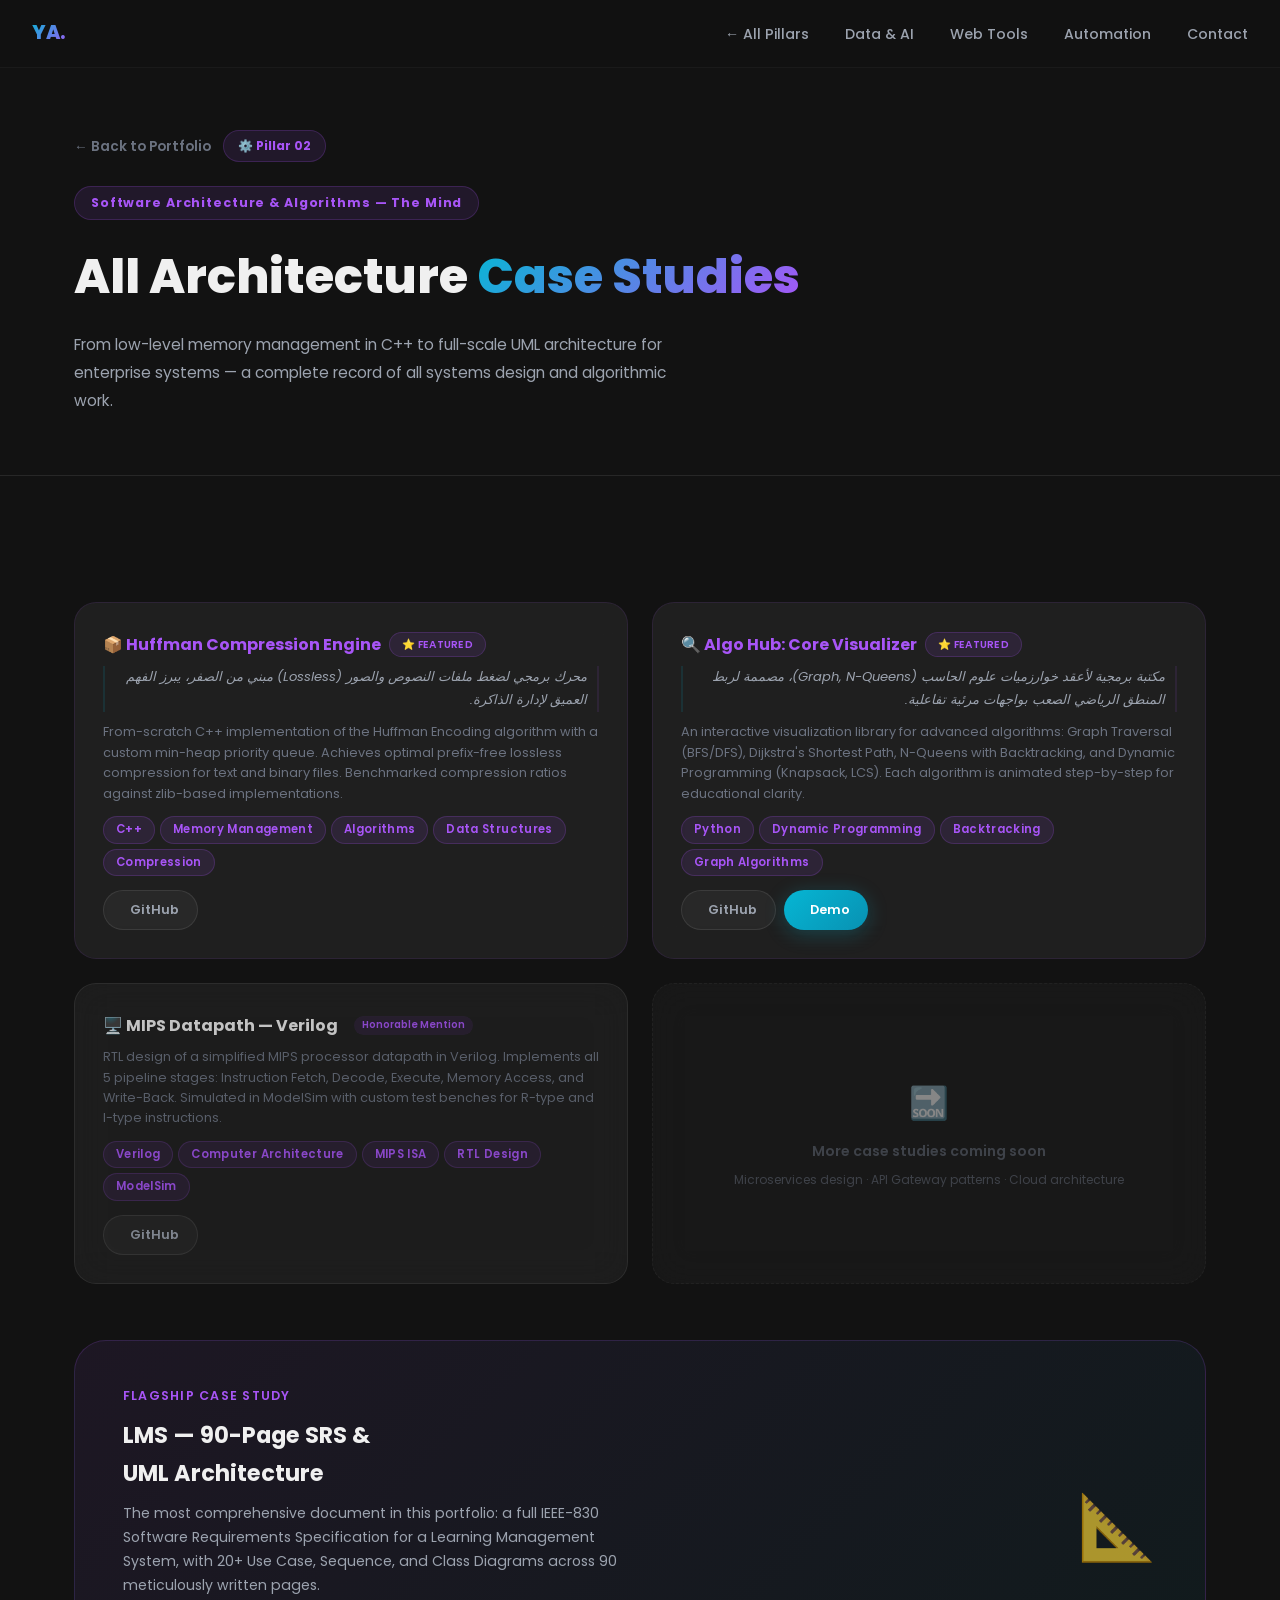
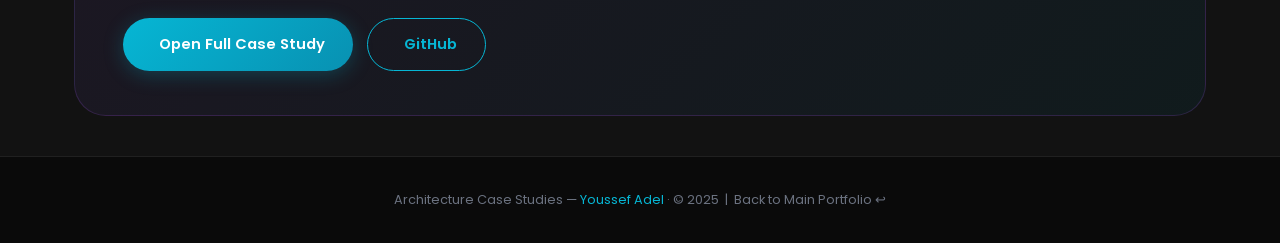
<file: architecture.html>
<!DOCTYPE html>
<html lang="en">
<head>
  <meta charset="UTF-8"/>
  <meta name="viewport" content="width=device-width, initial-scale=1.0"/>
  <meta name="description" content="Software Architecture & Algorithm Case Studies by Youssef Adel — Huffman Engine, Algo Hub, MIPS Verilog, LMS SRS."/>
  <title>Architecture Case Studies | Youssef Adel</title>
  <link rel="stylesheet" href="styles.css"/>
  <style>
    .subpage-hero { padding:130px 0 60px; border-bottom:1px solid var(--border-glass); }
    .subpage-hero-tag { display:inline-block; background:var(--purple-dim); color:var(--purple); border:1px solid rgba(168,85,247,0.2); border-radius:999px; padding:5px 16px; font-size:0.78rem; font-weight:700; letter-spacing:0.07em; margin-bottom:16px; }
    .subpage-hero h1 { font-size:clamp(1.9rem,4vw,3rem); font-weight:800; margin-bottom:14px; }
    .subpage-hero p  { color:var(--text-secondary); max-width:600px; font-size:0.97rem; line-height:1.8; }
    .projects-grid-arch { display:grid; grid-template-columns:repeat(2,1fr); gap:24px; margin-top:56px; margin-bottom:56px; }
    @media(max-width:768px){ .projects-grid-arch{ grid-template-columns:1fr; } }
    .project-full-card { border-radius:var(--radius-lg); padding:28px; }
    .project-full-card .proj-title { font-size:1rem; font-weight:700; margin-bottom:8px; }
    .project-full-card .proj-hook { font-size:0.82rem; color:var(--text-secondary); direction:rtl; text-align:right; border-right:2px solid var(--purple-dim); padding-right:10px; margin-bottom:10px; font-style:italic; line-height:1.75; }
    .project-full-card .proj-en-desc { font-size:0.8rem; color:var(--text-muted); margin-bottom:12px; line-height:1.6; }
    .back-link { display:inline-flex; align-items:center; gap:8px; color:var(--text-muted); font-size:0.85rem; font-weight:600; text-decoration:none; transition:var(--transition); }
    .back-link:hover { color:var(--purple); }
    .hero-breadcrumb { display:flex; align-items:center; gap:12px; margin-bottom:24px; }
    .pillar-badge { display:inline-flex; align-items:center; gap:6px; padding:5px 14px; border-radius:999px; font-size:0.75rem; font-weight:700; background:var(--purple-dim); color:var(--purple); border:1px solid rgba(168,85,247,0.2); }
    /* LMS spotlight banner */
    .lms-spotlight { padding:44px 48px; border-radius:var(--radius-xl); background:linear-gradient(135deg,rgba(168,85,247,0.08),rgba(6,182,212,0.06)); border:1px solid rgba(168,85,247,0.18); display:flex; align-items:center; justify-content:space-between; gap:28px; flex-wrap:wrap; }
    .lms-spotlight-text .section-title { margin-bottom:10px; font-size:1.4rem; }
    .lms-spotlight-text p { color:var(--text-secondary); font-size:0.88rem; max-width:500px; }
    .lms-spotlight-icon { font-size:4rem; opacity:0.65; flex-shrink:0; }
  </style>
</head>
<body>
<nav id="navbar" style="background:rgba(18,18,18,0.95);">
  <a href="index.html" class="nav-logo">YA.</a>
  <ul class="nav-links" id="navLinks">
    <li><a href="index.html#portfolio">← All Pillars</a></li>
    <li><a href="data-projects.html">Data & AI</a></li>
    <li><a href="web-tools.html">Web Tools</a></li>
    <li><a href="automation.html">Automation</a></li>
    <li><a href="index.html#contact">Contact</a></li>
  </ul>
  <button class="nav-toggle" id="navToggle" aria-label="Toggle menu"><span></span><span></span><span></span></button>
</nav>

<div class="subpage-hero">
  <div class="container">
    <div class="hero-breadcrumb">
      <a href="index.html#portfolio" class="back-link">← Back to Portfolio</a>
      <span class="pillar-badge">⚙️ Pillar 02</span>
    </div>
    <div class="subpage-hero-tag">Software Architecture & Algorithms — The Mind</div>
    <h1>All Architecture <span class="gradient-text">Case Studies</span></h1>
    <p>From low-level memory management in C++ to full-scale UML architecture for enterprise systems — a complete record of all systems design and algorithmic work.</p>
  </div>
</div>

<section style="padding:70px 0 40px;">
  <div class="container">
    <div class="projects-grid-arch">

      <!-- Huffman -->
      <div class="project-full-card glass-card reveal" style="border-color:var(--purple-dim);">
        <div class="proj-title" style="color:var(--purple);">📦 Huffman Compression Engine <span class="tag tag-purple" style="float:right;font-size:0.65rem;">⭐ FEATURED</span></div>
        <p class="proj-hook" lang="ar">محرك برمجي لضغط ملفات النصوص والصور (Lossless) مبني من الصفر، يبرز الفهم العميق لإدارة الذاكرة.</p>
        <p class="proj-en-desc">From-scratch C++ implementation of the Huffman Encoding algorithm with a custom min-heap priority queue. Achieves optimal prefix-free lossless compression for text and binary files. Benchmarked compression ratios against zlib-based implementations.</p>
        <div class="proj-tags" style="margin-bottom:14px;">
          <span class="tag tag-purple">C++</span><span class="tag tag-purple">Memory Management</span><span class="tag tag-purple">Algorithms</span><span class="tag tag-purple">Data Structures</span><span class="tag tag-purple">Compression</span>
        </div>
        <div class="proj-actions">
          <a href="https://github.com/Youssef-Adel91/Huffman-Compression-Engine.git" target="_blank" class="btn btn-sm btn-ghost"><i data-feather="github"></i> GitHub</a>
        </div>
      </div>

      <!-- Algo Hub -->
      <div class="project-full-card glass-card reveal delay-1" style="border-color:var(--purple-dim);">
        <div class="proj-title" style="color:var(--purple);">🔍 Algo Hub: Core Visualizer <span class="tag tag-purple" style="float:right;font-size:0.65rem;">⭐ FEATURED</span></div>
        <p class="proj-hook" lang="ar">مكتبة برمجية لأعقد خوارزميات علوم الحاسب (Graph, N-Queens)، مصممة لربط المنطق الرياضي الصعب بواجهات مرئية تفاعلية.</p>
        <p class="proj-en-desc">An interactive visualization library for advanced algorithms: Graph Traversal (BFS/DFS), Dijkstra's Shortest Path, N-Queens with Backtracking, and Dynamic Programming (Knapsack, LCS). Each algorithm is animated step-by-step for educational clarity.</p>
        <div class="proj-tags" style="margin-bottom:14px;">
          <span class="tag tag-purple">Python</span><span class="tag tag-purple">Dynamic Programming</span><span class="tag tag-purple">Backtracking</span><span class="tag tag-purple">Graph Algorithms</span>
        </div>
        <div class="proj-actions">
          <a href="https://github.com/Youssef-Adel91/Algo-Visualizer-Hub.git" target="_blank" class="btn btn-sm btn-ghost"><i data-feather="github"></i> GitHub</a>
          <a href="#" class="btn btn-sm btn-primary"><i data-feather="play-circle"></i> Demo</a>
        </div>
      </div>

      <!-- MIPS Verilog -->
      <div class="project-full-card glass-card reveal" style="opacity:0.8;">
        <div class="proj-title">
          🖥️ MIPS Datapath — Verilog
          <span class="badge-hm" style="margin-left:8px;">Honorable Mention</span>
        </div>
        <p class="proj-en-desc">RTL design of a simplified MIPS processor datapath in Verilog. Implements all 5 pipeline stages: Instruction Fetch, Decode, Execute, Memory Access, and Write-Back. Simulated in ModelSim with custom test benches for R-type and I-type instructions.</p>
        <div class="proj-tags" style="margin-bottom:14px;">
          <span class="tag tag-purple">Verilog</span><span class="tag tag-purple">Computer Architecture</span><span class="tag tag-purple">MIPS ISA</span><span class="tag tag-purple">RTL Design</span><span class="tag tag-purple">ModelSim</span>
        </div>
        <div class="proj-actions">
          <a href="https://github.com/Youssef-Adel91/mips-datapath-verilog.git" target="_blank" class="btn btn-sm btn-ghost"><i data-feather="github"></i> GitHub</a>
        </div>
      </div>

      <!-- Placeholder for future architecture work -->
      <div class="project-full-card glass-card reveal delay-1" style="opacity:0.5; border-style:dashed; display:flex; flex-direction:column; align-items:center; justify-content:center; text-align:center; min-height:220px;">
        <div style="font-size:2rem; margin-bottom:10px;">🔜</div>
        <div style="font-size:0.88rem; color:var(--text-muted); font-weight:600;">More case studies coming soon</div>
        <div style="font-size:0.75rem; color:var(--text-muted); margin-top:6px;">Microservices design · API Gateway patterns · Cloud architecture</div>
      </div>

    </div>

    <!-- LMS SRS Spotlight -->
    <div class="lms-spotlight reveal">
      <div class="lms-spotlight-text">
        <p style="color:var(--purple); font-weight:600; text-transform:uppercase; letter-spacing:0.1em; font-size:0.78rem; margin-bottom:10px;">Flagship Case Study</p>
        <h2 class="section-title">LMS — 90-Page SRS &amp;<br/>UML Architecture</h2>
        <p>The most comprehensive document in this portfolio: a full IEEE-830 Software Requirements Specification for a Learning Management System, with 20+ Use Case, Sequence, and Class Diagrams across 90 meticulously written pages.</p>
        <div style="display:flex; gap:14px; flex-wrap:wrap; margin-top:20px;">
          <a href="lms-case-study.html" class="btn btn-primary"><i data-feather="book-open"></i> Open Full Case Study</a>
          <a href="https://github.com/Youssef-Adel91/LMS-System-Architecture-Design.git" target="_blank" class="btn btn-outline"><i data-feather="github"></i> GitHub</a>
        </div>
      </div>
      <div class="lms-spotlight-icon">📐</div>
    </div>
  </div>
</section>

<footer><div class="container">
  <p>Architecture Case Studies — <span>Youssef Adel</span> · © 2025 &nbsp;|&nbsp; <a href="index.html" style="color:var(--text-muted);">Back to Main Portfolio ↩</a></p>
</div></footer>

<script src="main.js"></script>
<script>
if(typeof feather!=='undefined') feather.replace();
const nb=document.getElementById('navbar');
window.addEventListener('scroll',()=>nb.classList.toggle('scrolled',scrollY>40));
const t=document.getElementById('navToggle'),l=document.getElementById('navLinks');
t.addEventListener('click',()=>l.classList.toggle('open'));
l.querySelectorAll('a').forEach(a=>a.addEventListener('click',()=>l.classList.remove('open')));
</script>
</body>
</html>
</file>
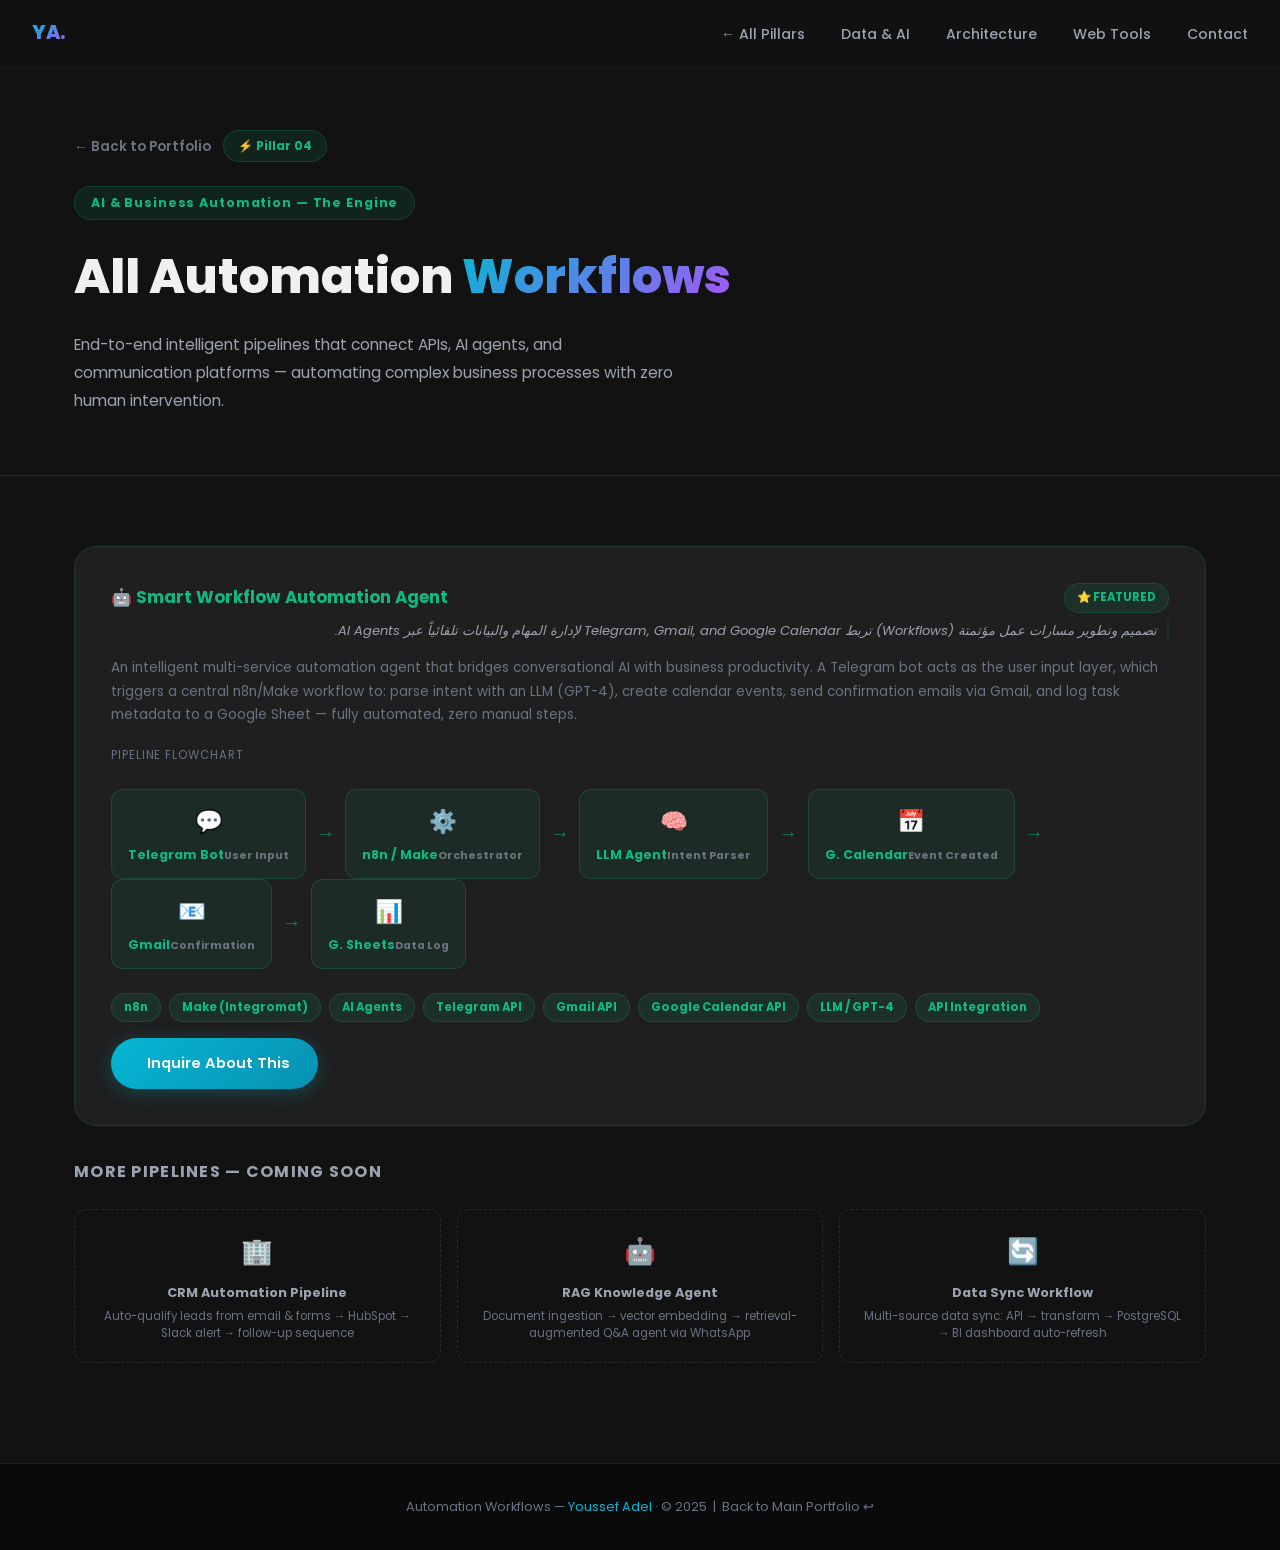
<file: automation.html>
<!DOCTYPE html>
<html lang="en">
<head>
  <meta charset="UTF-8"/>
  <meta name="viewport" content="width=device-width, initial-scale=1.0"/>
  <meta name="description" content="AI & Business Automation Workflows by Youssef Adel — n8n, Make, AI Agents, Telegram, Gmail automation pipelines."/>
  <title>Automation Workflows | Youssef Adel</title>
  <link rel="stylesheet" href="styles.css"/>
  <style>
    :root { --green:#10b981; --green-glow:rgba(16,185,129,0.22); --green-dim:rgba(16,185,129,0.10); }
    .subpage-hero { padding:130px 0 60px; border-bottom:1px solid var(--border-glass); }
    .subpage-hero-tag { display:inline-block; background:var(--green-dim); color:var(--green); border:1px solid rgba(16,185,129,0.2); border-radius:999px; padding:5px 16px; font-size:0.78rem; font-weight:700; letter-spacing:0.07em; margin-bottom:16px; }
    .subpage-hero h1 { font-size:clamp(1.9rem,4vw,3rem); font-weight:800; margin-bottom:14px; }
    .subpage-hero p  { color:var(--text-secondary); max-width:600px; font-size:0.97rem; line-height:1.8; }
    .back-link { display:inline-flex; align-items:center; gap:8px; color:var(--text-muted); font-size:0.85rem; font-weight:600; text-decoration:none; transition:var(--transition); }
    .back-link:hover { color:var(--green); }
    .hero-breadcrumb { display:flex; align-items:center; gap:12px; margin-bottom:24px; }
    .pillar-badge { display:inline-flex; align-items:center; gap:6px; padding:5px 14px; border-radius:999px; font-size:0.75rem; font-weight:700; background:var(--green-dim); color:var(--green); border:1px solid rgba(16,185,129,0.2); }

    /* Flow Diagram */
    .workflow-card { border-radius:var(--radius-lg); padding:36px; border:1px solid rgba(16,185,129,0.15); margin-bottom:32px; }
    .workflow-title { font-size:1.05rem; font-weight:700; color:var(--green); margin-bottom:8px; }
    .workflow-hook { font-size:0.82rem; color:var(--text-secondary); direction:rtl; text-align:right; border-right:2px solid var(--green-dim); padding-right:10px; margin-bottom:14px; font-style:italic; line-height:1.75; }
    .workflow-desc { font-size:0.85rem; color:var(--text-muted); line-height:1.7; margin-bottom:20px; }
    .flow-diagram { display:flex; align-items:center; gap:0; flex-wrap:wrap; margin:24px 0; }
    .flow-node { background:rgba(16,185,129,0.08); border:1px solid rgba(16,185,129,0.2); border-radius:12px; padding:12px 16px; text-align:center; font-size:0.78rem; font-weight:700; color:var(--green); min-width:90px; flex-shrink:0; transition:var(--transition); }
    .flow-node:hover { background:var(--green-dim); transform:translateY(-2px); box-shadow:0 6px 20px var(--green-glow); }
    .flow-node .fn-icon { font-size:1.4rem; display:block; margin-bottom:4px; }
    .flow-node .fn-label { font-size:0.68rem; color:var(--text-muted); margin-top:2px; }
    .flow-arrow { color:var(--green); font-size:1.2rem; padding:0 10px; opacity:0.6; }
    .workflow-tags { display:flex; flex-wrap:wrap; gap:8px; margin-bottom:16px; }
    .wtag { padding:4px 12px; border-radius:999px; font-size:0.72rem; font-weight:700; background:var(--green-dim); color:var(--green); border:1px solid rgba(16,185,129,0.2); }
    .coming-soon-grid { display:grid; grid-template-columns:repeat(3,1fr); gap:16px; margin-top:24px; }
    @media(max-width:768px){ .coming-soon-grid{ grid-template-columns:1fr; } .flow-diagram{ gap:4px; } }
    .cs-card { padding:20px; border-radius:12px; border:1px dashed rgba(255,255,255,0.1); text-align:center; opacity:0.5; }
    .cs-card .cs-icon { font-size:1.6rem; margin-bottom:8px; }
    .cs-card .cs-title { font-size:0.8rem; font-weight:700; color:var(--text-secondary); margin-bottom:4px; }
    .cs-card .cs-desc { font-size:0.72rem; color:var(--text-muted); line-height:1.5; }
  </style>
</head>
<body>
<nav id="navbar" style="background:rgba(18,18,18,0.95);">
  <a href="index.html" class="nav-logo">YA.</a>
  <ul class="nav-links" id="navLinks">
    <li><a href="index.html#portfolio">← All Pillars</a></li>
    <li><a href="data-projects.html">Data & AI</a></li>
    <li><a href="architecture.html">Architecture</a></li>
    <li><a href="web-tools.html">Web Tools</a></li>
    <li><a href="index.html#contact">Contact</a></li>
  </ul>
  <button class="nav-toggle" id="navToggle" aria-label="Toggle menu"><span></span><span></span><span></span></button>
</nav>

<div class="subpage-hero">
  <div class="container">
    <div class="hero-breadcrumb">
      <a href="index.html#portfolio" class="back-link">← Back to Portfolio</a>
      <span class="pillar-badge">⚡ Pillar 04</span>
    </div>
    <div class="subpage-hero-tag">AI & Business Automation — The Engine</div>
    <h1>All Automation <span class="gradient-text">Workflows</span></h1>
    <p>End-to-end intelligent pipelines that connect APIs, AI agents, and communication platforms — automating complex business processes with zero human intervention.</p>
  </div>
</div>

<section style="padding:70px 0 100px;">
  <div class="container">

    <!-- Workflow 1: Smart Agent -->
    <div class="workflow-card glass-card reveal">
      <div class="workflow-title">🤖 Smart Workflow Automation Agent <span class="wtag" style="float:right;">⭐ FEATURED</span></div>
      <p class="workflow-hook" lang="ar">تصميم وتطوير مسارات عمل مؤتمتة (Workflows) تربط Telegram, Gmail, and Google Calendar لإدارة المهام والبيانات تلقائياً عبر AI Agents.</p>
      <p class="workflow-desc">An intelligent multi-service automation agent that bridges conversational AI with business productivity. A Telegram bot acts as the user input layer, which triggers a central n8n/Make workflow to: parse intent with an LLM (GPT-4), create calendar events, send confirmation emails via Gmail, and log task metadata to a Google Sheet — fully automated, zero manual steps.</p>

      <!-- Flow Diagram -->
      <div style="margin-bottom:6px; font-size:0.72rem; color:var(--text-muted); text-transform:uppercase; letter-spacing:0.08em;">Pipeline Flowchart</div>
      <div class="flow-diagram">
        <div class="flow-node"><span class="fn-icon">💬</span>Telegram Bot<span class="fn-label">User Input</span></div>
        <div class="flow-arrow">→</div>
        <div class="flow-node"><span class="fn-icon">⚙️</span>n8n / Make<span class="fn-label">Orchestrator</span></div>
        <div class="flow-arrow">→</div>
        <div class="flow-node"><span class="fn-icon">🧠</span>LLM Agent<span class="fn-label">Intent Parser</span></div>
        <div class="flow-arrow">→</div>
        <div class="flow-node"><span class="fn-icon">📅</span>G. Calendar<span class="fn-label">Event Created</span></div>
        <div class="flow-arrow">→</div>
        <div class="flow-node"><span class="fn-icon">📧</span>Gmail<span class="fn-label">Confirmation</span></div>
        <div class="flow-arrow">→</div>
        <div class="flow-node"><span class="fn-icon">📊</span>G. Sheets<span class="fn-label">Data Log</span></div>
      </div>

      <div class="workflow-tags">
        <span class="wtag">n8n</span><span class="wtag">Make (Integromat)</span><span class="wtag">AI Agents</span><span class="wtag">Telegram API</span><span class="wtag">Gmail API</span><span class="wtag">Google Calendar API</span><span class="wtag">LLM / GPT-4</span><span class="wtag">API Integration</span>
      </div>
      <div class="proj-actions">
        <a href="index.html#contact" class="btn btn-primary"><i data-feather="zap"></i> Inquire About This</a>
      </div>
    </div>

    <!-- Coming Soon Pipelines -->
    <h3 style="font-size:1rem; font-weight:700; color:var(--text-secondary); text-transform:uppercase; letter-spacing:0.08em; margin-bottom:20px; margin-top:8px;">More Pipelines — Coming Soon</h3>
    <div class="coming-soon-grid">
      <div class="cs-card reveal">
        <div class="cs-icon">🏢</div>
        <div class="cs-title">CRM Automation Pipeline</div>
        <div class="cs-desc">Auto-qualify leads from email & forms → HubSpot → Slack alert → follow-up sequence</div>
      </div>
      <div class="cs-card reveal delay-1">
        <div class="cs-icon">🤖</div>
        <div class="cs-title">RAG Knowledge Agent</div>
        <div class="cs-desc">Document ingestion → vector embedding → retrieval-augmented Q&A agent via WhatsApp</div>
      </div>
      <div class="cs-card reveal delay-2">
        <div class="cs-icon">🔄</div>
        <div class="cs-title">Data Sync Workflow</div>
        <div class="cs-desc">Multi-source data sync: API → transform → PostgreSQL → BI dashboard auto-refresh</div>
      </div>
    </div>

  </div>
</section>

<footer><div class="container">
  <p>Automation Workflows — <span>Youssef Adel</span> · © 2025 &nbsp;|&nbsp; <a href="index.html" style="color:var(--text-muted);">Back to Main Portfolio ↩</a></p>
</div></footer>

<script src="main.js"></script>
<script>
if(typeof feather!=='undefined') feather.replace();
const nb=document.getElementById('navbar');
window.addEventListener('scroll',()=>nb.classList.toggle('scrolled',scrollY>40));
const t=document.getElementById('navToggle'),l=document.getElementById('navLinks');
t.addEventListener('click',()=>l.classList.toggle('open'));
l.querySelectorAll('a').forEach(a=>a.addEventListener('click',()=>l.classList.remove('open')));
</script>
</body>
</html>
</file>
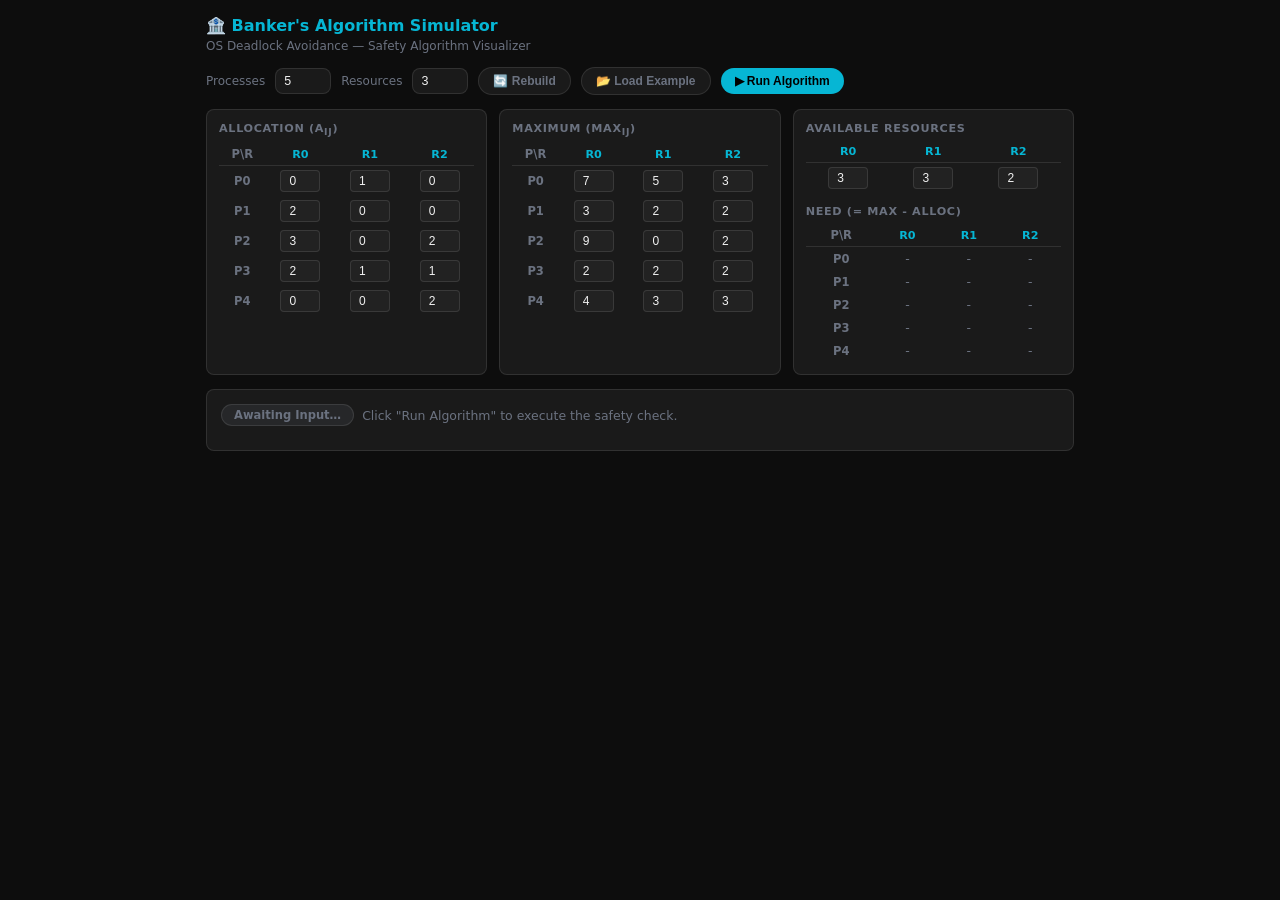
<file: bankers-demo.html>
<!DOCTYPE html>
<html lang="en">
<head>
  <meta charset="UTF-8"/>
  <meta name="viewport" content="width=device-width, initial-scale=1.0"/>
  <title>Banker's Algorithm Simulator</title>
  <style>
    :root {
      --bg: #0d0d0d; --surface: #1a1a1a; --border: rgba(255,255,255,0.1);
      --teal: #06b6d4; --teal-dim: rgba(6,182,212,0.15);
      --green: #22c55e; --red: #ef4444; --yellow: #eab308;
      --text: #f0f0f0; --muted: #6b7280;
      --r: 8px;
    }
    *, *::before, *::after { box-sizing: border-box; margin: 0; padding: 0; }
    body { font-family: 'Segoe UI', system-ui, sans-serif; background: var(--bg); color: var(--text); font-size: 13px; }
    .app { padding: 16px; max-width: 900px; margin: 0 auto; }
    h1 { font-size: 1rem; font-weight: 700; color: var(--teal); margin-bottom: 4px; }
    .subtitle { color: var(--muted); font-size: 0.75rem; margin-bottom: 14px; }

    /* Config Row */
    .config-row { display: flex; gap: 10px; align-items: center; margin-bottom: 14px; flex-wrap: wrap; }
    .config-row label { color: var(--muted); font-size: 0.75rem; }
    .config-row input {
      width: 56px; padding: 5px 8px; border-radius: var(--r);
      border: 1px solid var(--border); background: var(--surface);
      color: var(--text); font-size: 0.78rem; outline: none;
    }
    .config-row input:focus { border-color: var(--teal); }
    .btn {
      padding: 6px 14px; border-radius: 999px; border: none; cursor: pointer;
      font-weight: 600; font-size: 0.75rem; transition: 0.2s;
    }
    .btn-teal { background: var(--teal); color: #000; }
    .btn-teal:hover { filter: brightness(1.15); }
    .btn-ghost { background: var(--surface); color: var(--muted); border: 1px solid var(--border); }
    .btn-ghost:hover { border-color: var(--teal); color: var(--teal); }

    /* Grid section */
    .section-label { font-size: 0.7rem; font-weight: 700; color: var(--muted); text-transform: uppercase; letter-spacing: 0.06em; margin-bottom: 6px; }
    .matrices-grid { display: grid; grid-template-columns: repeat(3, 1fr); gap: 12px; margin-bottom: 14px; }
    @media (max-width: 640px) { .matrices-grid { grid-template-columns: 1fr; } }

    .matrix-card {
      background: var(--surface); border: 1px solid var(--border);
      border-radius: var(--r); padding: 12px; overflow-x: auto;
    }
    table { border-collapse: collapse; width: 100%; }
    th, td { padding: 4px 8px; text-align: center; font-size: 0.78rem; }
    th { color: var(--teal); font-weight: 700; font-size: 0.7rem; border-bottom: 1px solid var(--border); }
    td { color: var(--text); }
    td input {
      width: 40px; padding: 3px 4px; border-radius: 4px;
      border: 1px solid var(--border); background: rgba(255,255,255,0.04);
      color: var(--text); text-align: center; font-size: 0.75rem; outline: none;
    }
    td input:focus { border-color: var(--teal); background: var(--teal-dim); }
    .row-label { color: var(--muted); font-weight: 600; font-size: 0.72rem; }

    /* Result */
    .result-box {
      border-radius: var(--r); border: 1px solid var(--border);
      background: var(--surface); padding: 14px; margin-bottom: 12px;
    }
    .result-header { display: flex; align-items: center; gap: 8px; margin-bottom: 10px; }
    .safe-badge { padding: 3px 12px; border-radius: 999px; font-size: 0.72rem; font-weight: 700; }
    .safe   { background: rgba(34,197,94,0.15); color: var(--green); border: 1px solid rgba(34,197,94,0.3); }
    .unsafe { background: rgba(239,68,68,0.15);  color: var(--red);   border: 1px solid rgba(239,68,68,0.3); }
    .pending { background: rgba(107,114,128,0.15); color: var(--muted); border: 1px solid var(--border); }
    .seq-row { display: flex; align-items: center; gap: 6px; flex-wrap: wrap; margin-bottom: 8px; }
    .seq-label { font-size: 0.72rem; color: var(--muted); }
    .seq-pill {
      padding: 3px 12px; border-radius: 999px; font-size: 0.72rem; font-weight: 700;
      background: var(--teal-dim); color: var(--teal); border: 1px solid rgba(6,182,212,0.25);
    }
    .steps-area { max-height: 160px; overflow-y: auto; }
    .step-line { padding: 3px 0; font-size: 0.75rem; color: var(--muted); border-bottom: 1px solid rgba(255,255,255,0.04); }
    .step-line .ok   { color: var(--green); font-weight: 700; }
    .step-line .fail { color: var(--red);   font-weight: 700; }
    .step-line .proc { color: var(--teal);  font-weight: 700; }

    .need-table-wrap { margin-top: 12px; }
  </style>
</head>
<body>
<div class="app">
  <h1>🏦 Banker's Algorithm Simulator</h1>
  <p class="subtitle">OS Deadlock Avoidance — Safety Algorithm Visualizer</p>

  <!-- Config -->
  <div class="config-row">
    <label>Processes</label>
    <input type="number" id="nProc" value="5" min="2" max="8"/>
    <label>Resources</label>
    <input type="number" id="nRes"  value="3" min="2" max="6"/>
    <button class="btn btn-ghost" onclick="buildTables()">🔄 Rebuild</button>
    <button class="btn btn-ghost" onclick="loadExample()">📂 Load Example</button>
    <button class="btn btn-teal"  onclick="runBankers()">▶ Run Algorithm</button>
  </div>

  <!-- Matrices -->
  <div class="matrices-grid">
    <div class="matrix-card">
      <div class="section-label">Allocation (A<sub>ij</sub>)</div>
      <table id="allocTable"></table>
    </div>
    <div class="matrix-card">
      <div class="section-label">Maximum (Max<sub>ij</sub>)</div>
      <table id="maxTable"></table>
    </div>
    <div class="matrix-card">
      <div class="section-label">Available Resources</div>
      <table id="availTable"></table>
      <div class="need-table-wrap">
        <div class="section-label" style="margin-top:10px;">Need (= Max - Alloc)</div>
        <table id="needTable"></table>
      </div>
    </div>
  </div>

  <!-- Result -->
  <div class="result-box">
    <div class="result-header">
      <span class="safe-badge pending" id="statusBadge">Awaiting Input…</span>
      <span id="statusText" style="font-size:0.78rem; color:var(--muted);">Click "Run Algorithm" to execute the safety check.</span>
    </div>
    <div class="seq-row" id="seqRow" style="display:none;">
      <span class="seq-label">Safe Sequence:</span>
      <div id="seqPills"></div>
    </div>
    <div class="steps-area" id="stepsArea"></div>
  </div>
</div>

<script>
let P = 5, R = 3;

function heads(r) {
  let h = '<tr><th class="row-label">P\\R</th>';
  for (let j = 0; j < r; j++) h += `<th>R${j}</th>`;
  return h + '</tr>';
}

function buildTable(id, p, r, vals = null, editable = true) {
  const t = document.getElementById(id);
  let html = heads(r);
  for (let i = 0; i < p; i++) {
    html += `<tr><td class="row-label">P${i}</td>`;
    for (let j = 0; j < r; j++) {
      const v = vals ? vals[i][j] : 0;
      if (editable)
        html += `<td><input type="number" id="${id}_${i}_${j}" value="${v}" min="0" max="99"/></td>`;
      else
        html += `<td id="${id}_${i}_${j}" style="color:var(--teal)">${v}</td>`;
    }
    html += '</tr>';
  }
  t.innerHTML = html;
}

function buildAvail(p, r, vals = null) {
  const t = document.getElementById('availTable');
  let html = '<tr>';
  for (let j = 0; j < r; j++) html += `<th>R${j}</th>`;
  html += '</tr><tr>';
  for (let j = 0; j < r; j++) {
    const v = vals ? vals[j] : 0;
    html += `<td><input type="number" id="avail_${j}" value="${v}" min="0" max="99"/></td>`;
  }
  t.innerHTML = html + '</tr>';
}

function buildNeed(p, r) {
  const t = document.getElementById('needTable');
  let html = heads(r);
  for (let i = 0; i < p; i++) {
    html += `<tr><td class="row-label">P${i}</td>`;
    for (let j = 0; j < r; j++)
      html += `<td id="need_${i}_${j}" style="color:var(--muted)">-</td>`;
    html += '</tr>';
  }
  t.innerHTML = html;
}

function buildTables() {
  P = parseInt(document.getElementById('nProc').value) || 5;
  R = parseInt(document.getElementById('nRes').value)  || 3;
  buildTable('allocTable', P, R);
  buildTable('maxTable',   P, R);
  buildAvail(P, R);
  buildNeed(P, R);
  clearResult();
}

function loadExample() {
  P = 5; R = 3;
  document.getElementById('nProc').value = 5;
  document.getElementById('nRes').value  = 3;
  const alloc = [[0,1,0],[2,0,0],[3,0,2],[2,1,1],[0,0,2]];
  const max   = [[7,5,3],[3,2,2],[9,0,2],[2,2,2],[4,3,3]];
  const avail = [3,3,2];
  buildTable('allocTable', P, R, alloc);
  buildTable('maxTable',   P, R, max);
  buildAvail(P, R, avail);
  buildNeed(P, R);
  clearResult();
}

function clearResult() {
  document.getElementById('statusBadge').className = 'safe-badge pending';
  document.getElementById('statusBadge').textContent = 'Awaiting Input…';
  document.getElementById('statusText').textContent = 'Click "Run Algorithm" to execute the safety check.';
  document.getElementById('seqRow').style.display = 'none';
  document.getElementById('stepsArea').innerHTML = '';
}

function getMatrix(id, p, r) {
  const m = [];
  for (let i = 0; i < p; i++) {
    m.push([]);
    for (let j = 0; j < r; j++) {
      const el = document.getElementById(`${id}_${i}_${j}`);
      m[i].push(parseInt(el ? el.value : 0) || 0);
    }
  }
  return m;
}
function getAvail(r) {
  const a = [];
  for (let j = 0; j < r; j++)
    a.push(parseInt(document.getElementById(`avail_${j}`)?.value) || 0);
  return a;
}

function runBankers() {
  const alloc = getMatrix('allocTable', P, R);
  const max   = getMatrix('maxTable',   P, R);
  const avail = getAvail(R).slice();

  // Compute need
  const need = [];
  for (let i = 0; i < P; i++) {
    need.push([]);
    for (let j = 0; j < R; j++) {
      const n = max[i][j] - alloc[i][j];
      need[i].push(n);
      const el = document.getElementById(`need_${i}_${j}`);
      if (el) { el.textContent = n; el.style.color = n < 0 ? 'var(--red)' : 'var(--text)'; }
    }
  }

  // Safety Algorithm
  const work    = avail.slice();
  const finish  = new Array(P).fill(false);
  const seq     = [];
  const steps   = [];
  let   changed = true;

  while (changed) {
    changed = false;
    for (let i = 0; i < P; i++) {
      if (finish[i]) continue;
      let canRun = true;
      for (let j = 0; j < R; j++) {
        if (need[i][j] > work[j]) { canRun = false; break; }
      }
      if (canRun) {
        finish[i]  = true;
        changed    = true;
        const prev = work.slice();
        for (let j = 0; j < R; j++) work[j] += alloc[i][j];
        seq.push(i);
        steps.push({proc: i, need: need[i].slice(), work: prev, workAfter: work.slice(), ok: true});
      }
    }
  }

  // Add blocked processes
  for (let i = 0; i < P; i++) {
    if (!finish[i]) steps.push({proc: i, need: need[i].slice(), work: work.slice(), ok: false});
  }

  const safe = seq.length === P;

  // Update UI
  const badge = document.getElementById('statusBadge');
  badge.className = 'safe-badge ' + (safe ? 'safe' : 'unsafe');
  badge.textContent = safe ? '✅ SAFE STATE' : '❌ UNSAFE STATE';

  document.getElementById('statusText').textContent = safe
    ? `System is in a safe state. Found safe sequence of length ${P}.`
    : `System is in an UNSAFE state — deadlock may occur! (${seq.length}/${P} processes can complete)`;

  // Safe sequence
  const seqRow = document.getElementById('seqRow');
  const seqPills = document.getElementById('seqPills');
  if (safe) {
    seqRow.style.display = 'flex';
    seqPills.innerHTML = seq.map((p, i) =>
      `<span class="seq-pill">P${p}</span>${i < seq.length-1 ? '<span style="color:var(--muted);font-size:0.7rem">→</span>' : ''}`
    ).join('');
  } else {
    seqRow.style.display = 'none';
  }

  // Steps log
  const stepsArea = document.getElementById('stepsArea');
  stepsArea.innerHTML = steps.map(s => {
    const needStr = `Need: [${s.need.join(',')}]`;
    const wrkStr  = `Work: [${s.work.join(',')}]`;
    const afterStr = s.ok ? ` → [${s.workAfter.join(',')}]` : '';
    const mark = s.ok ? '<span class="ok">✓</span>' : '<span class="fail">✗</span>';
    return `<div class="step-line">${mark} <span class="proc">P${s.proc}</span> | ${needStr} | ${wrkStr}${afterStr} | ${s.ok ? 'Allocated' : 'Blocked — need exceeds work'}</div>`;
  }).join('');
}

// Initialize
buildTables();
loadExample();
</script>
</body>
</html>
</file>
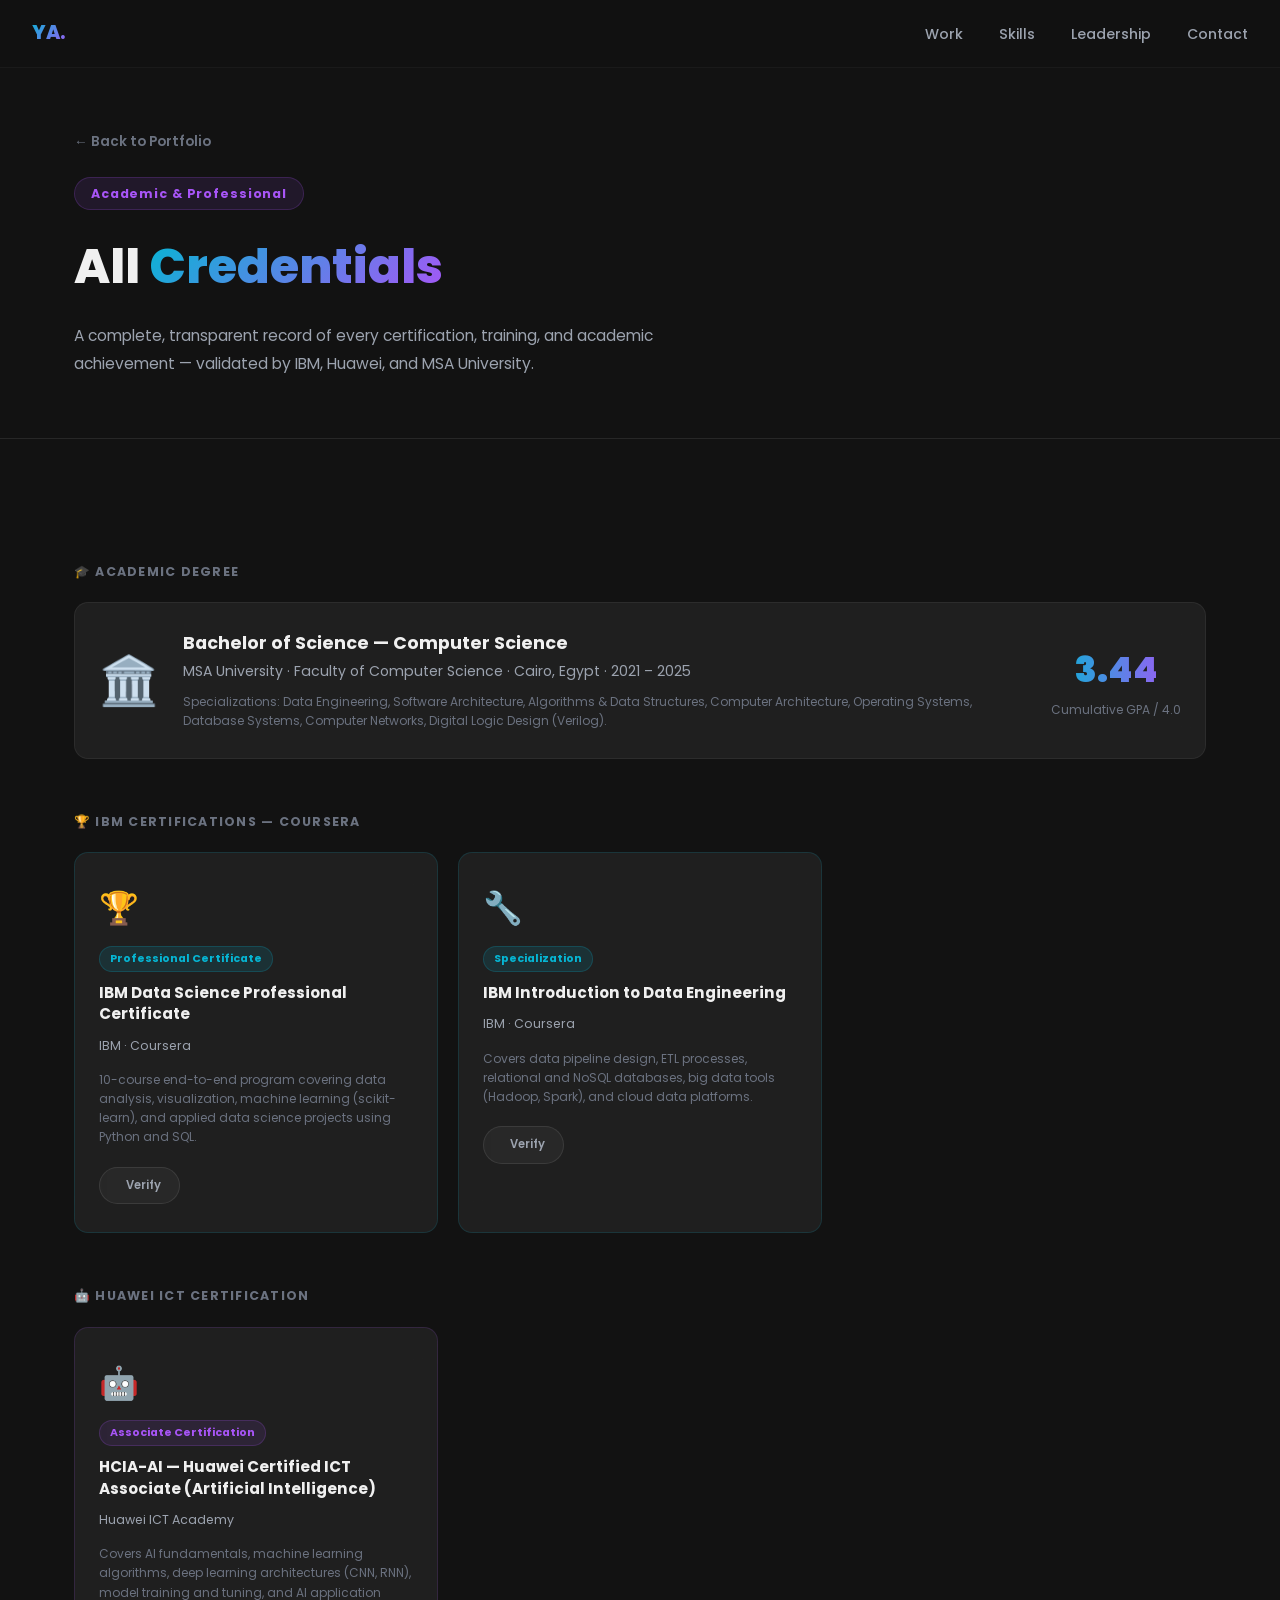
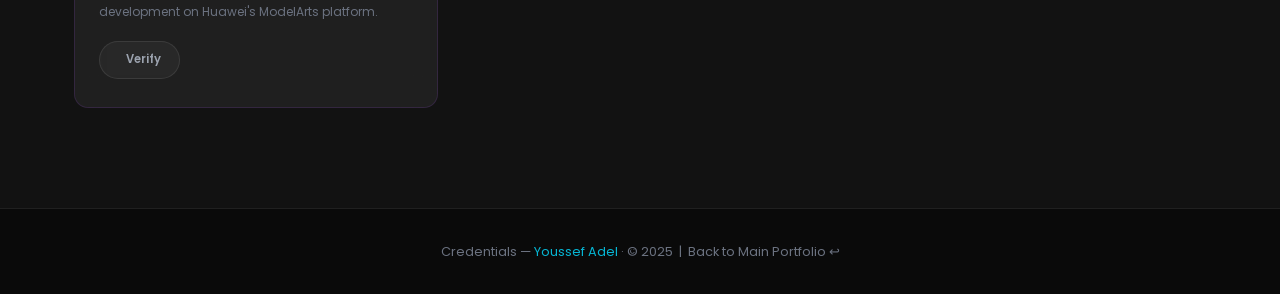
<file: credentials.html>
<!DOCTYPE html>
<html lang="en">
<head>
  <meta charset="UTF-8"/>
  <meta name="viewport" content="width=device-width, initial-scale=1.0"/>
  <meta name="description" content="All Credentials & Certifications of Youssef Adel — IBM, Huawei, MSA University GPA, and professional training."/>
  <title>All Credentials | Youssef Adel</title>
  <link rel="stylesheet" href="styles.css"/>
  <style>
    .subpage-hero { padding:130px 0 60px; border-bottom:1px solid var(--border-glass); }
    .subpage-hero-tag { display:inline-block; background:var(--purple-dim); color:var(--purple); border:1px solid rgba(168,85,247,0.2); border-radius:999px; padding:5px 16px; font-size:0.78rem; font-weight:700; letter-spacing:0.07em; margin-bottom:16px; }
    .subpage-hero h1 { font-size:clamp(1.9rem,4vw,3rem); font-weight:800; margin-bottom:14px; }
    .subpage-hero p  { color:var(--text-secondary); max-width:600px; font-size:0.97rem; line-height:1.8; }
    .back-link { display:inline-flex; align-items:center; gap:8px; color:var(--text-muted); font-size:0.85rem; font-weight:600; text-decoration:none; transition:var(--transition); }
    .back-link:hover { color:var(--purple); }
    .hero-breadcrumb { display:flex; align-items:center; gap:12px; margin-bottom:24px; }

    .creds-section-title { font-size:0.78rem; font-weight:700; color:var(--text-muted); text-transform:uppercase; letter-spacing:0.1em; margin:52px 0 20px; }
    .creds-grid-full { display:grid; grid-template-columns:repeat(3,1fr); gap:20px; }
    @media(max-width:900px){ .creds-grid-full{ grid-template-columns:repeat(2,1fr); } }
    @media(max-width:540px){ .creds-grid-full{ grid-template-columns:1fr; } }

    .cred-card { border-radius:14px; padding:28px 24px; display:flex; flex-direction:column; align-items:flex-start; gap:10px; transition:var(--transition); }
    .cred-card:hover { transform:translateY(-4px); }
    .cred-card .cc-icon { font-size:2rem; }
    .cred-card .cc-badge { font-size:0.68rem; font-weight:700; padding:3px 10px; border-radius:999px; background:var(--teal-dim); color:var(--teal); border:1px solid rgba(6,182,212,0.2); }
    .cred-card .cc-name { font-size:0.95rem; font-weight:700; line-height:1.4; }
    .cred-card .cc-issuer { font-size:0.78rem; color:var(--text-secondary); }
    .cred-card .cc-desc { font-size:0.75rem; color:var(--text-muted); line-height:1.6; margin-top:4px; }
    .cred-card .cc-verify { margin-top:10px; }

    /* Special card styles */
    .cred-card.ibm   { border-color:rgba(6,182,212,0.15); }
    .cred-card.huawei{ border-color:rgba(168,85,247,0.15); }
    .cred-card.gpa   { border-color:rgba(6,182,212,0.2); background:linear-gradient(135deg,rgba(6,182,212,0.05),rgba(168,85,247,0.05)); }
    .cred-card.uni   { border-color:rgba(255,255,255,0.06); grid-column:1/-1; flex-direction:row; align-items:center; gap:24px; }
    .cred-card.uni .uni-text { flex:1; }
    .cred-card.uni .cc-icon { font-size:3rem; flex-shrink:0; }
    .gpa-big { font-size:2.2rem; font-weight:900; background:linear-gradient(90deg,var(--teal),var(--purple)); -webkit-background-clip:text; -webkit-text-fill-color:transparent; background-clip:text; }
  </style>
</head>
<body>
<nav id="navbar" style="background:rgba(18,18,18,0.95);">
  <a href="index.html" class="nav-logo">YA.</a>
  <ul class="nav-links" id="navLinks">
    <li><a href="index.html#portfolio">Work</a></li>
    <li><a href="index.html#education">Skills</a></li>
    <li><a href="index.html#leadership">Leadership</a></li>
    <li><a href="index.html#contact">Contact</a></li>
  </ul>
  <button class="nav-toggle" id="navToggle" aria-label="Toggle menu"><span></span><span></span><span></span></button>
</nav>

<div class="subpage-hero">
  <div class="container">
    <div class="hero-breadcrumb">
      <a href="index.html#education" class="back-link">← Back to Portfolio</a>
    </div>
    <div class="subpage-hero-tag">Academic & Professional</div>
    <h1>All <span class="gradient-text">Credentials</span></h1>
    <p>A complete, transparent record of every certification, training, and academic achievement — validated by IBM, Huawei, and MSA University.</p>
  </div>
</div>

<section style="padding:70px 0 100px;">
  <div class="container">

    <!-- University -->
    <div class="creds-section-title">🎓 Academic Degree</div>
    <div class="cred-card glass-card uni reveal">
      <div class="cc-icon">🏛️</div>
      <div class="uni-text">
        <div class="cc-name" style="font-size:1.1rem;">Bachelor of Science — Computer Science</div>
        <div class="cc-issuer" style="font-size:0.88rem; margin-top:4px;">MSA University · Faculty of Computer Science · Cairo, Egypt · 2021 – 2025</div>
        <div class="cc-desc" style="margin-top:8px;">Specializations: Data Engineering, Software Architecture, Algorithms &amp; Data Structures, Computer Architecture, Operating Systems, Database Systems, Computer Networks, Digital Logic Design (Verilog).</div>
      </div>
      <div style="text-align:center; flex-shrink:0;">
        <div class="gpa-big">3.44</div>
        <div style="font-size:0.75rem; color:var(--text-muted);">Cumulative GPA / 4.0</div>
      </div>
    </div>

    <!-- IBM Certifications -->
    <div class="creds-section-title">🏆 IBM Certifications — Coursera</div>
    <div class="creds-grid-full">
      <div class="cred-card ibm glass-card reveal">
        <div class="cc-icon">🏆</div>
        <span class="cc-badge">Professional Certificate</span>
        <div class="cc-name">IBM Data Science Professional Certificate</div>
        <div class="cc-issuer">IBM · Coursera</div>
        <div class="cc-desc">10-course end-to-end program covering data analysis, visualization, machine learning (scikit-learn), and applied data science projects using Python and SQL.</div>
        <div class="cc-verify">
          <a href="#" class="btn btn-sm btn-ghost" style="font-size:0.72rem;"><i data-feather="award"></i> Verify</a>
        </div>
      </div>
      <div class="cred-card ibm glass-card reveal delay-1">
        <div class="cc-icon">🔧</div>
        <span class="cc-badge">Specialization</span>
        <div class="cc-name">IBM Introduction to Data Engineering</div>
        <div class="cc-issuer">IBM · Coursera</div>
        <div class="cc-desc">Covers data pipeline design, ETL processes, relational and NoSQL databases, big data tools (Hadoop, Spark), and cloud data platforms.</div>
        <div class="cc-verify">
          <a href="#" class="btn btn-sm btn-ghost" style="font-size:0.72rem;"><i data-feather="award"></i> Verify</a>
        </div>
      </div>
    </div>

    <!-- Huawei -->
    <div class="creds-section-title">🤖 Huawei ICT Certification</div>
    <div class="creds-grid-full">
      <div class="cred-card huawei glass-card reveal">
        <div class="cc-icon">🤖</div>
        <span class="cc-badge" style="background:var(--purple-dim);color:var(--purple);border-color:rgba(168,85,247,0.2);">Associate Certification</span>
        <div class="cc-name">HCIA-AI — Huawei Certified ICT Associate (Artificial Intelligence)</div>
        <div class="cc-issuer">Huawei ICT Academy</div>
        <div class="cc-desc">Covers AI fundamentals, machine learning algorithms, deep learning architectures (CNN, RNN), model training and tuning, and AI application development on Huawei's ModelArts platform.</div>
        <div class="cc-verify">
          <a href="#" class="btn btn-sm btn-ghost" style="font-size:0.72rem;"><i data-feather="award"></i> Verify</a>
        </div>
      </div>
    </div>

  </div>
</section>

<footer><div class="container">
  <p>Credentials — <span>Youssef Adel</span> · © 2025 &nbsp;|&nbsp; <a href="index.html" style="color:var(--text-muted);">Back to Main Portfolio ↩</a></p>
</div></footer>

<script src="main.js"></script>
<script>
if(typeof feather!=='undefined') feather.replace();
const nb=document.getElementById('navbar');
window.addEventListener('scroll',()=>nb.classList.toggle('scrolled',scrollY>40));
const t=document.getElementById('navToggle'),l=document.getElementById('navLinks');
t.addEventListener('click',()=>l.classList.toggle('open'));
l.querySelectorAll('a').forEach(a=>a.addEventListener('click',()=>l.classList.remove('open')));
</script>
</body>
</html>
</file>
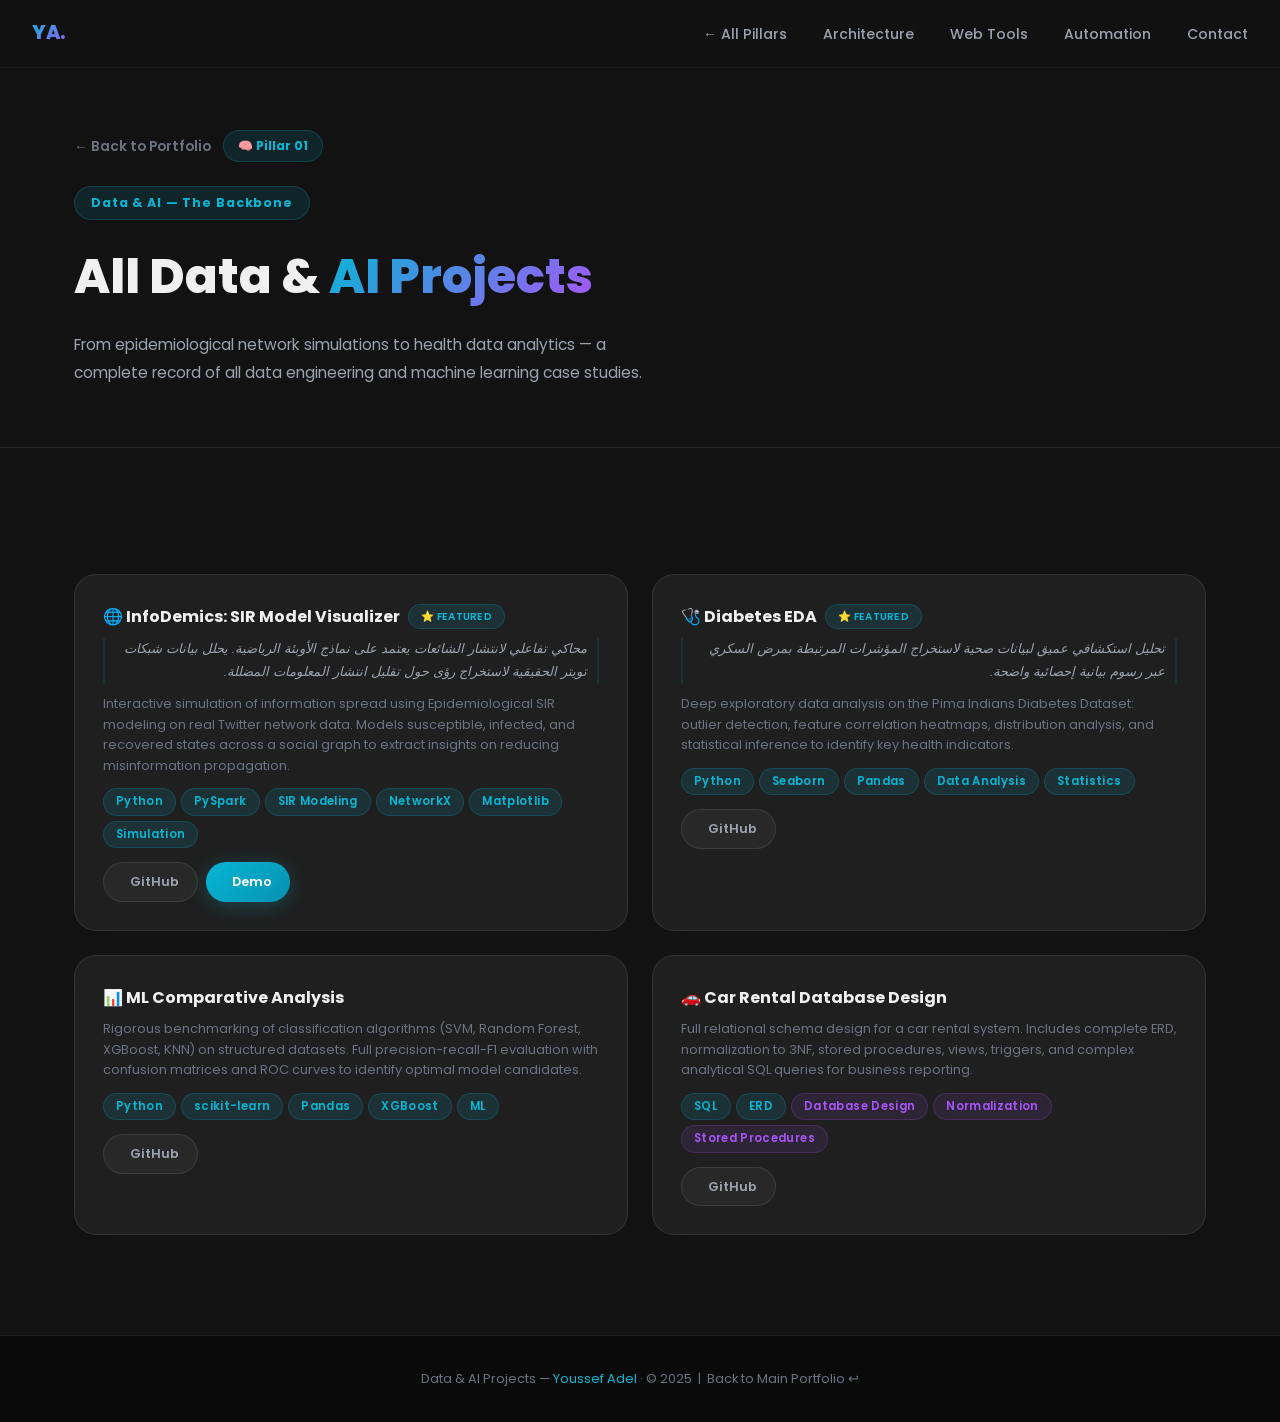
<file: data-projects.html>
<!DOCTYPE html>
<html lang="en">
<head>
  <meta charset="UTF-8"/>
  <meta name="viewport" content="width=device-width, initial-scale=1.0"/>
  <meta name="description" content="All Data & AI Projects by Youssef Adel — InfoDemics, Diabetes EDA, ML Comparative Analysis, Car Rental DB Design."/>
  <title>Data & AI Projects | Youssef Adel</title>
  <link rel="stylesheet" href="styles.css"/>
  <style>
    .subpage-hero { padding: 130px 0 60px; border-bottom: 1px solid var(--border-glass); }
    .subpage-hero-tag { display:inline-block; background:var(--teal-dim); color:var(--teal); border:1px solid rgba(6,182,212,0.2); border-radius:999px; padding:5px 16px; font-size:0.78rem; font-weight:700; letter-spacing:0.07em; margin-bottom:16px; }
    .subpage-hero h1 { font-size:clamp(1.9rem,4vw,3rem); font-weight:800; margin-bottom:14px; }
    .subpage-hero p  { color:var(--text-secondary); max-width:600px; font-size:0.97rem; line-height:1.8; }
    .projects-grid { display:grid; grid-template-columns:repeat(2,1fr); gap:24px; margin-top:56px; }
    @media(max-width:768px){ .projects-grid{ grid-template-columns:1fr; } }
    .project-full-card { border-radius:var(--radius-lg); padding:28px; }
    .project-full-card .proj-title { font-size:1rem; font-weight:700; margin-bottom:8px; }
    .project-full-card .proj-hook { font-size:0.82rem; color:var(--text-secondary); direction:rtl; text-align:right; border-right:2px solid var(--teal-dim); padding-right:10px; margin-bottom:10px; font-style:italic; line-height:1.75; }
    .project-full-card .proj-en-desc { font-size:0.8rem; color:var(--text-muted); margin-bottom:12px; line-height:1.6; }
    .back-link { display:inline-flex; align-items:center; gap:8px; color:var(--text-muted); font-size:0.85rem; font-weight:600; text-decoration:none; margin-bottom:0; transition:var(--transition); }
    .back-link:hover { color:var(--teal); }
    .hero-breadcrumb { display:flex; align-items:center; gap:12px; margin-bottom:24px; }
    .pillar-badge { display:inline-flex; align-items:center; gap:6px; padding:5px 14px; border-radius:999px; font-size:0.75rem; font-weight:700; background:var(--teal-dim); color:var(--teal); border:1px solid rgba(6,182,212,0.2); }
  </style>
</head>
<body>
<nav id="navbar" style="background:rgba(18,18,18,0.95);">
  <a href="index.html" class="nav-logo">YA.</a>
  <ul class="nav-links" id="navLinks">
    <li><a href="index.html#portfolio">← All Pillars</a></li>
    <li><a href="architecture.html">Architecture</a></li>
    <li><a href="web-tools.html">Web Tools</a></li>
    <li><a href="automation.html">Automation</a></li>
    <li><a href="index.html#contact">Contact</a></li>
  </ul>
  <button class="nav-toggle" id="navToggle" aria-label="Toggle menu"><span></span><span></span><span></span></button>
</nav>

<div class="subpage-hero">
  <div class="container">
    <div class="hero-breadcrumb">
      <a href="index.html#portfolio" class="back-link">← Back to Portfolio</a>
      <span class="pillar-badge">🧠 Pillar 01</span>
    </div>
    <div class="subpage-hero-tag">Data & AI — The Backbone</div>
    <h1>All Data &amp; <span class="gradient-text">AI Projects</span></h1>
    <p>From epidemiological network simulations to health data analytics — a complete record of all data engineering and machine learning case studies.</p>
  </div>
</div>

<section style="padding:70px 0 100px;">
  <div class="container">
    <div class="projects-grid">

      <!-- InfoDemics -->
      <div class="project-full-card glass-card reveal">
        <div class="proj-title">🌐 InfoDemics: SIR Model Visualizer <span class="tag" style="float:right;font-size:0.65rem;">⭐ FEATURED</span></div>
        <p class="proj-hook" lang="ar">محاكي تفاعلي لانتشار الشائعات يعتمد على نماذج الأوبئة الرياضية. يحلل بيانات شبكات تويتر الحقيقية لاستخراج رؤى حول تقليل انتشار المعلومات المضللة.</p>
        <p class="proj-en-desc">Interactive simulation of information spread using Epidemiological SIR modeling on real Twitter network data. Models susceptible, infected, and recovered states across a social graph to extract insights on reducing misinformation propagation.</p>
        <div class="proj-tags" style="margin-bottom:14px;">
          <span class="tag">Python</span><span class="tag">PySpark</span><span class="tag">SIR Modeling</span><span class="tag">NetworkX</span><span class="tag">Matplotlib</span><span class="tag">Simulation</span>
        </div>
        <div class="proj-actions">
          <a href="https://github.com/Youssef-Adel91/InfoDemics.git" target="_blank" class="btn btn-sm btn-ghost"><i data-feather="github"></i> GitHub</a>
          <a href="#" class="btn btn-sm btn-primary"><i data-feather="play-circle"></i> Demo</a>
        </div>
      </div>

      <!-- Diabetes EDA -->
      <div class="project-full-card glass-card reveal delay-1">
        <div class="proj-title">🩺 Diabetes EDA <span class="tag" style="float:right;font-size:0.65rem;">⭐ FEATURED</span></div>
        <p class="proj-hook" lang="ar">تحليل استكشافي عميق لبيانات صحية لاستخراج المؤشرات المرتبطة بمرض السكري عبر رسوم بيانية إحصائية واضحة.</p>
        <p class="proj-en-desc">Deep exploratory data analysis on the Pima Indians Diabetes Dataset: outlier detection, feature correlation heatmaps, distribution analysis, and statistical inference to identify key health indicators.</p>
        <div class="proj-tags" style="margin-bottom:14px;">
          <span class="tag">Python</span><span class="tag">Seaborn</span><span class="tag">Pandas</span><span class="tag">Data Analysis</span><span class="tag">Statistics</span>
        </div>
        <div class="proj-actions">
          <a href="https://github.com/Youssef-Adel91/Diabetes-Health-Indicators.git" target="_blank" class="btn btn-sm btn-ghost"><i data-feather="github"></i> GitHub</a>
        </div>
      </div>

      <!-- ML Comparative Analysis -->
      <div class="project-full-card glass-card reveal">
        <div class="proj-title">📊 ML Comparative Analysis</div>
        <p class="proj-en-desc">Rigorous benchmarking of classification algorithms (SVM, Random Forest, XGBoost, KNN) on structured datasets. Full precision-recall-F1 evaluation with confusion matrices and ROC curves to identify optimal model candidates.</p>
        <div class="proj-tags" style="margin-bottom:14px;">
          <span class="tag">Python</span><span class="tag">scikit-learn</span><span class="tag">Pandas</span><span class="tag">XGBoost</span><span class="tag">ML</span>
        </div>
        <div class="proj-actions">
          <a href="https://github.com/Youssef-Adel91/Machine-Learning-Algorithms-From-Scratch.git" target="_blank" class="btn btn-sm btn-ghost"><i data-feather="github"></i> GitHub</a>
        </div>
      </div>

      <!-- Car Rental DB Design -->
      <div class="project-full-card glass-card reveal delay-1">
        <div class="proj-title">🚗 Car Rental Database Design</div>
        <p class="proj-en-desc">Full relational schema design for a car rental system. Includes complete ERD, normalization to 3NF, stored procedures, views, triggers, and complex analytical SQL queries for business reporting.</p>
        <div class="proj-tags" style="margin-bottom:14px;">
          <span class="tag">SQL</span><span class="tag">ERD</span><span class="tag tag-purple">Database Design</span><span class="tag tag-purple">Normalization</span><span class="tag tag-purple">Stored Procedures</span>
        </div>
        <div class="proj-actions">
          <a href="https://github.com/Youssef-Adel91/Car-Rental-Database-System.git" target="_blank" class="btn btn-sm btn-ghost"><i data-feather="github"></i> GitHub</a>
        </div>
      </div>

    </div>
  </div>
</section>

<footer><div class="container">
  <p>Data &amp; AI Projects — <span>Youssef Adel</span> · © 2025 &nbsp;|&nbsp; <a href="index.html" style="color:var(--text-muted);">Back to Main Portfolio ↩</a></p>
</div></footer>

<script src="main.js"></script>
<script>
if(typeof feather!=='undefined') feather.replace();
const nb=document.getElementById('navbar');
window.addEventListener('scroll',()=>nb.classList.toggle('scrolled',scrollY>40));
const t=document.getElementById('navToggle'),l=document.getElementById('navLinks');
t.addEventListener('click',()=>{l.classList.toggle('open');});
l.querySelectorAll('a').forEach(a=>a.addEventListener('click',()=>l.classList.remove('open')));
</script>
</body>
</html>
</file>
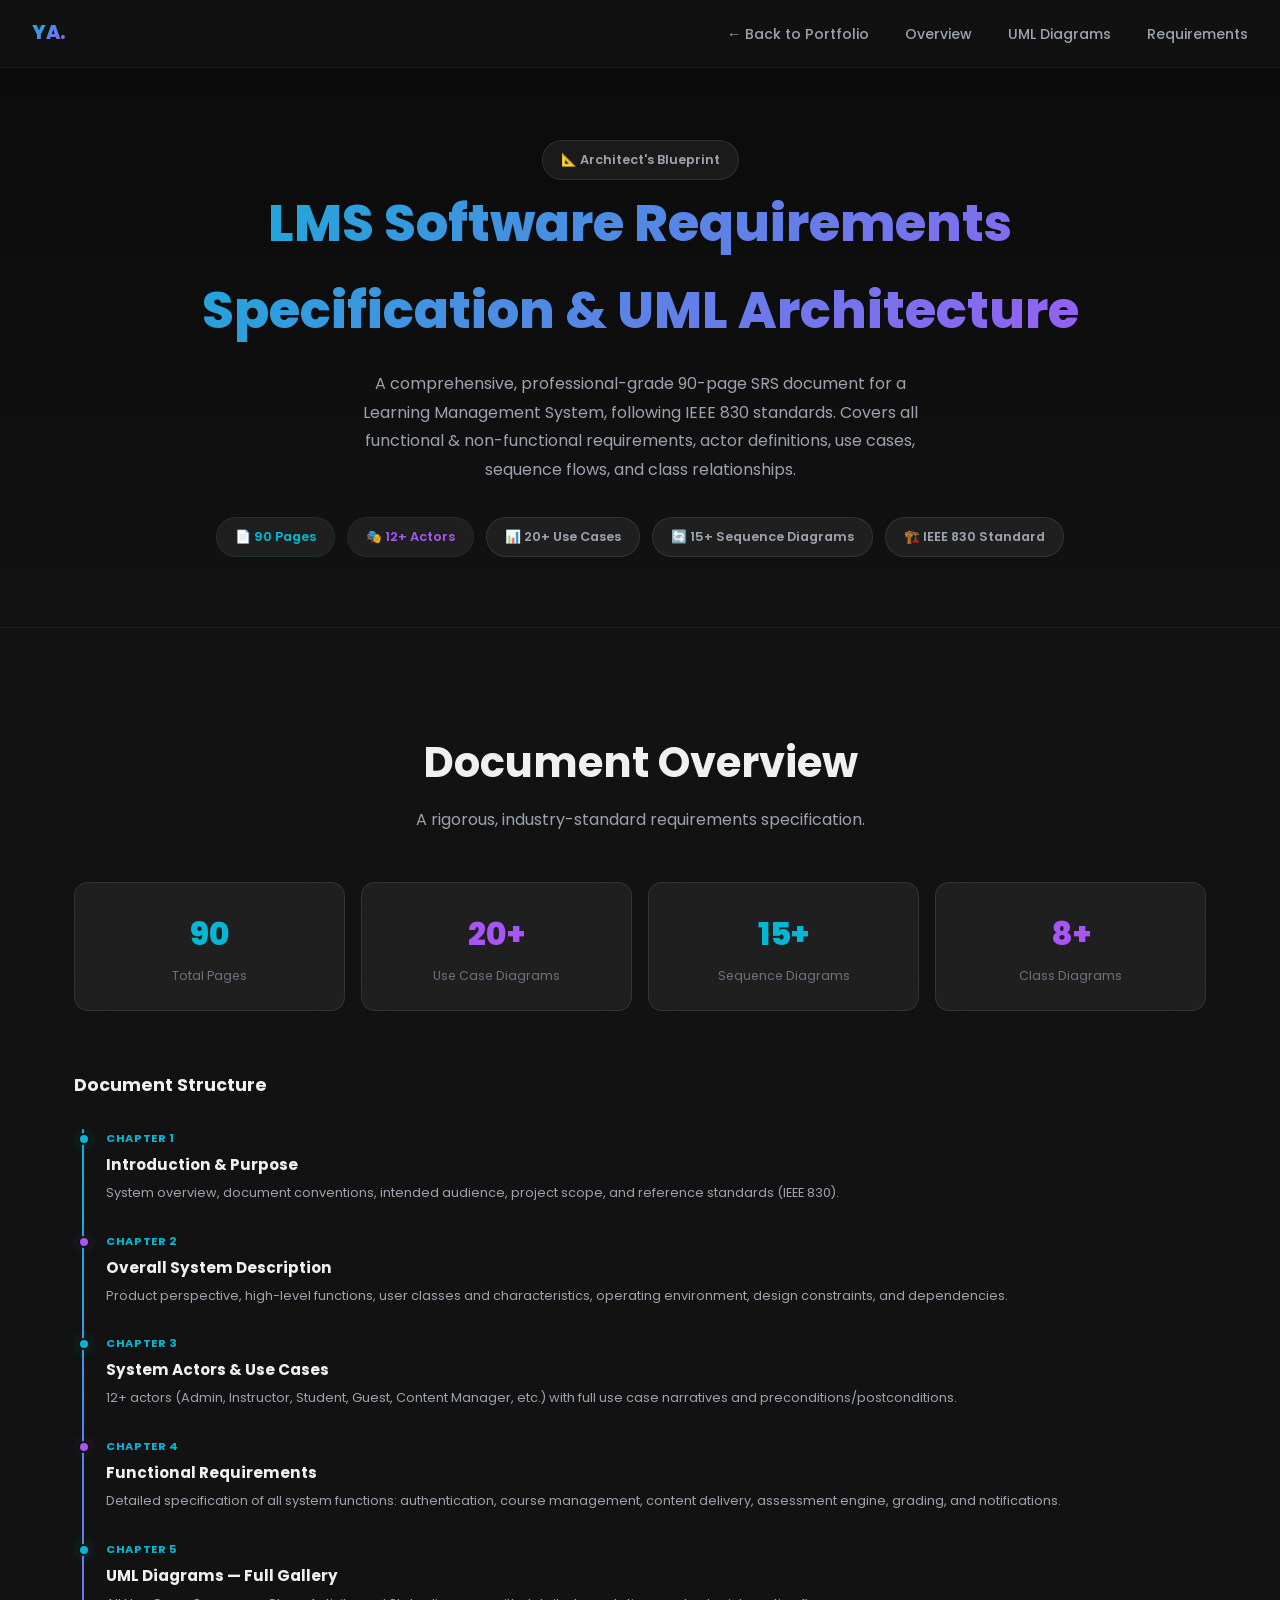
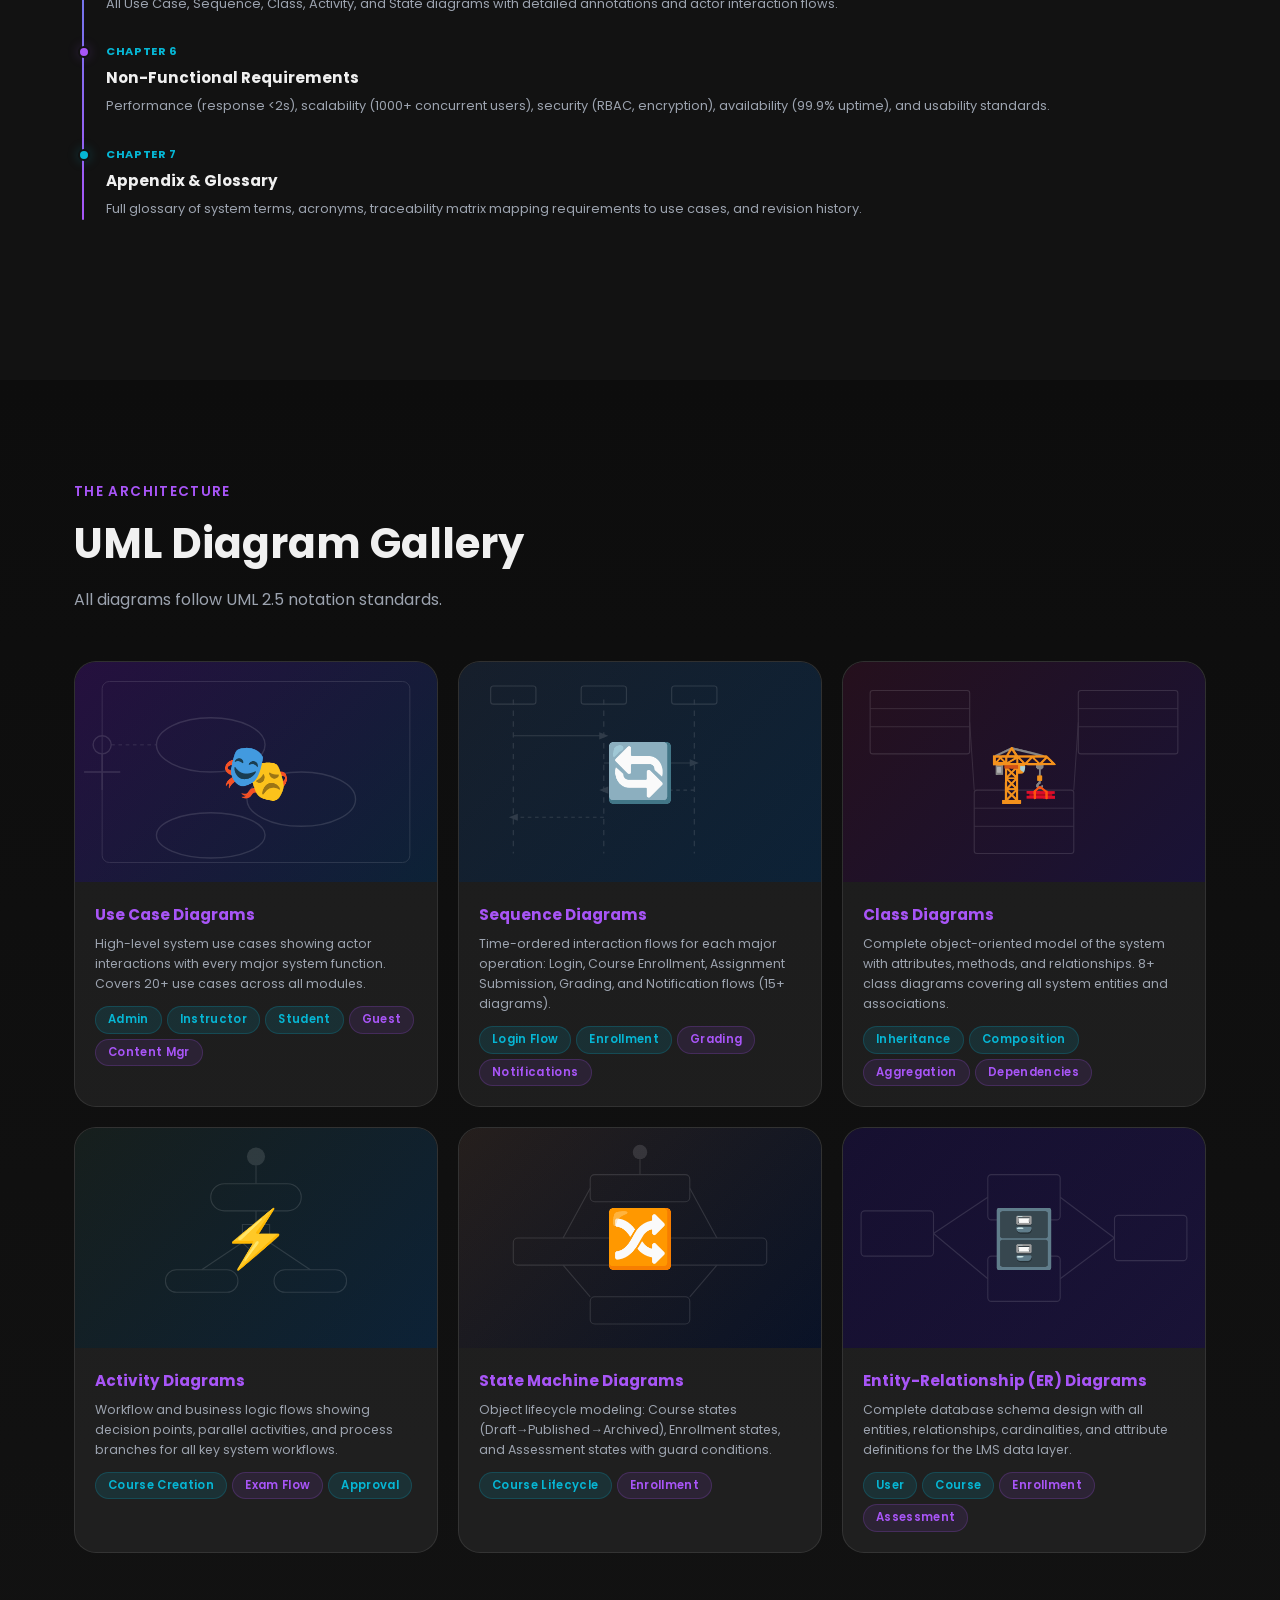
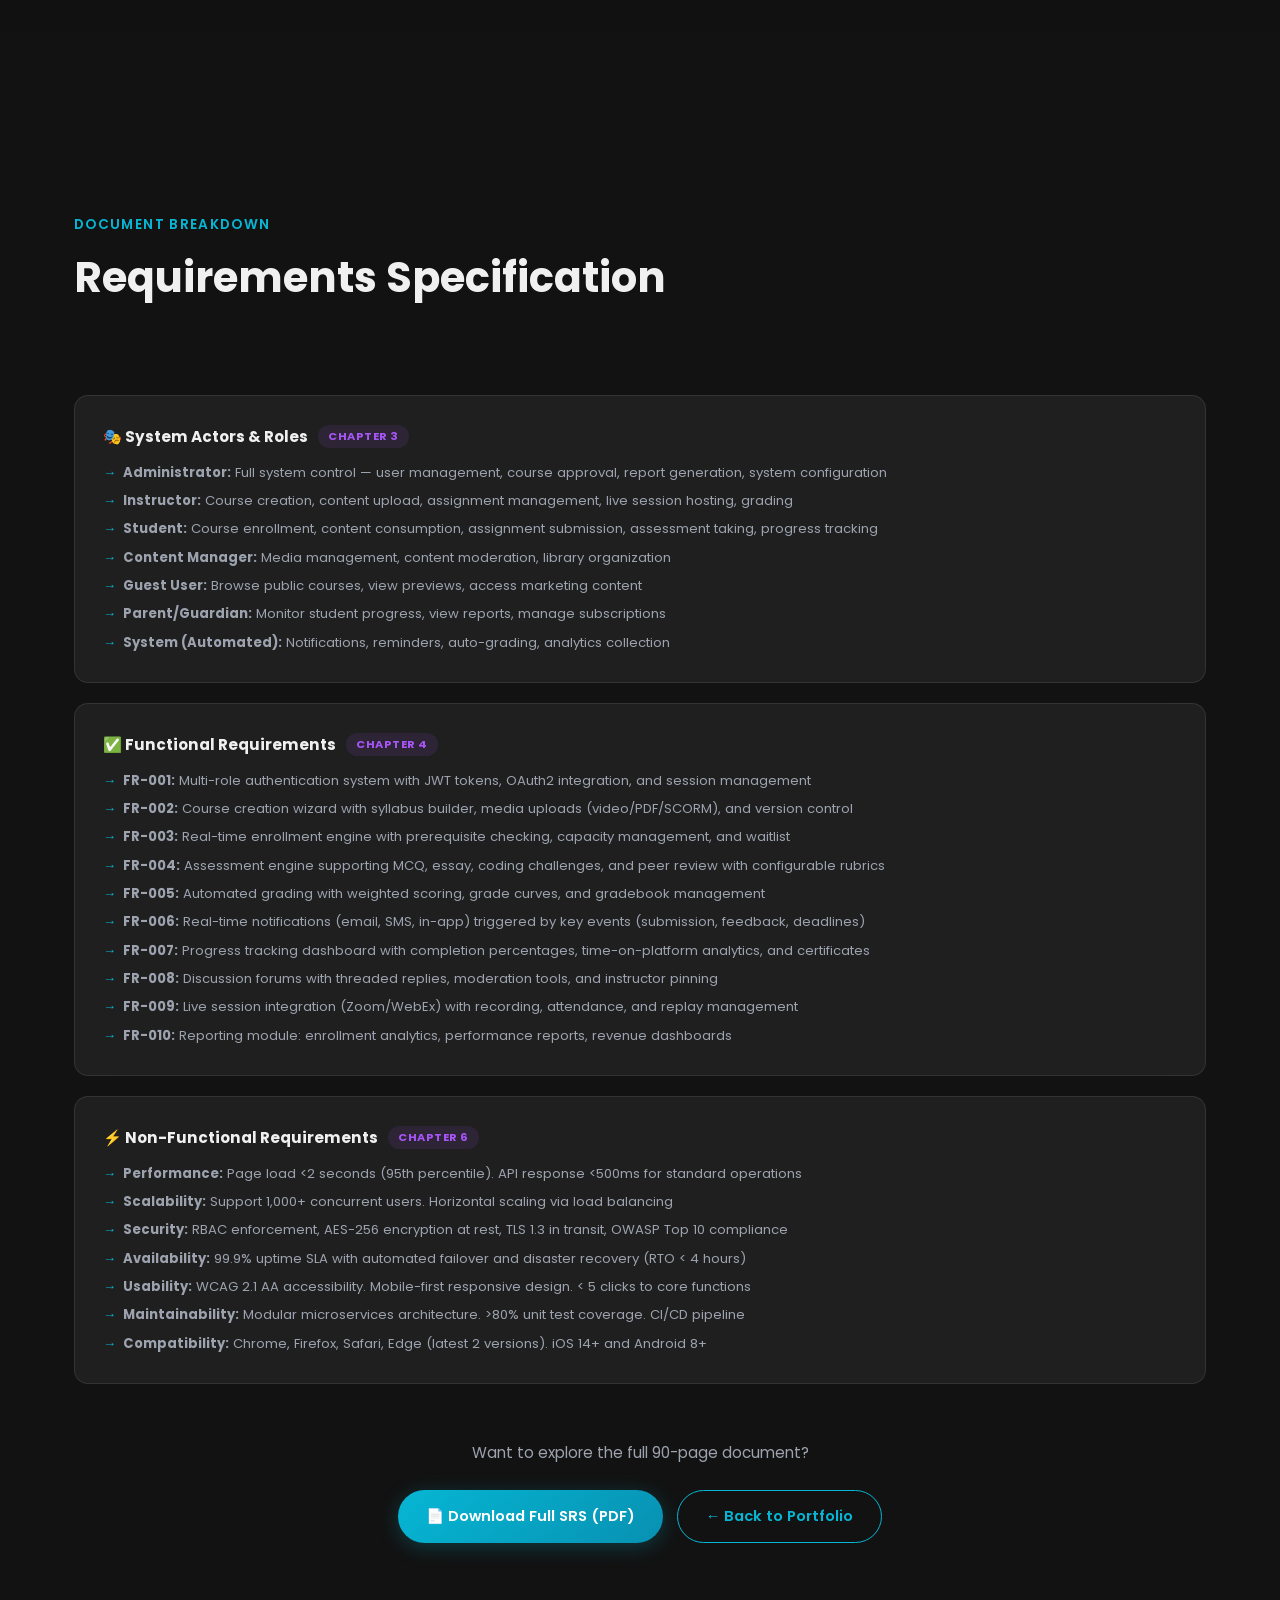
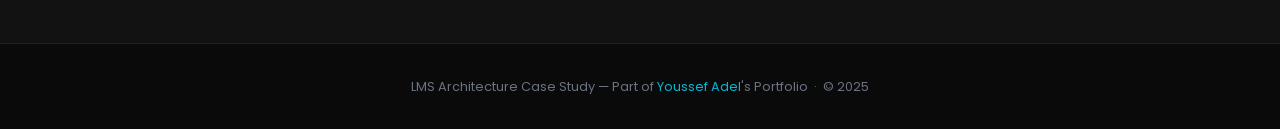
<file: lms-case-study.html>
<!DOCTYPE html>
<html lang="en">
<head>
  <meta charset="UTF-8"/>
  <meta name="viewport" content="width=device-width, initial-scale=1.0"/>
  <meta name="description" content="LMS SRS & UML Architecture Case Study by Youssef Adel — 90-page Software Requirements Specification for a Learning Management System"/>
  <title>LMS Case Study | Youssef Adel</title>
  <link rel="stylesheet" href="styles.css"/>
  <style>
    .cs-hero {
      padding: 140px 0 70px;
      text-align: center;
      background: linear-gradient(180deg, #0a0a0a 0%, var(--bg-base) 100%);
      border-bottom: 1px solid var(--border-glass);
    }
    .cs-hero-tag {
      display: inline-block;
      background: var(--purple-dim);
      color: var(--purple);
      border: 1px solid rgba(168,85,247,0.2);
      border-radius: 999px;
      padding: 5px 16px;
      font-size: 0.78rem;
      font-weight: 700;
      letter-spacing: 0.07em;
      margin-bottom: 16px;
    }
    .cs-hero h1 { font-size: clamp(2rem, 5vw, 3.2rem); font-weight: 800; margin-bottom: 16px; }
    .cs-hero p  { color: var(--text-secondary); max-width: 600px; margin: 0 auto 32px; font-size: 1rem; line-height: 1.8; }
    .cs-hero-badges { display: flex; justify-content: center; gap: 12px; flex-wrap: wrap; }
    .cs-badge {
      display: inline-flex; align-items: center; gap: 8px;
      padding: 8px 18px; border-radius: 999px;
      font-size: 0.8rem; font-weight: 600;
      background: var(--bg-glass); border: 1px solid var(--border-glass);
      color: var(--text-secondary);
    }

    /* Overview */
    .overview-grid {
      display: grid;
      grid-template-columns: repeat(4, 1fr);
      gap: 16px;
      margin-bottom: 60px;
    }
    .ov-card { padding: 24px; border-radius: var(--radius-md); text-align: center; }
    .ov-num  { font-size: 2rem; font-weight: 800; color: var(--teal); margin-bottom: 4px; }
    .ov-label { font-size: 0.78rem; color: var(--text-muted); }
    @media (max-width: 768px) { .overview-grid { grid-template-columns: repeat(2,1fr); } }

    /* UML Gallery */
    .uml-grid {
      display: grid;
      grid-template-columns: repeat(3, 1fr);
      gap: 20px;
      margin-bottom: 60px;
    }
    @media (max-width: 900px) { .uml-grid { grid-template-columns: 1fr; } }

    .uml-card {
      border-radius: var(--radius-lg);
      border: 1px solid var(--border-glass);
      background: var(--bg-glass);
      overflow: hidden;
      transition: var(--transition);
    }
    .uml-card:hover { transform: translateY(-4px); border-color: var(--purple-dim); box-shadow: var(--shadow-glow-p); }

    .uml-diagram-placeholder {
      height: 220px;
      display: flex;
      flex-direction: column;
      align-items: center;
      justify-content: center;
      font-size: 3.5rem;
      position: relative;
      overflow: hidden;
    }
    .uml-diagram-placeholder::before {
      content: '';
      position: absolute;
      inset: 0;
      background: linear-gradient(135deg, rgba(168,85,247,0.08), rgba(6,182,212,0.05));
    }
    /* Decorative UML diagram lines */
    .uml-diagram-placeholder svg { position: absolute; inset: 0; width: 100%; height: 100%; opacity: 0.12; }
    .uml-icon { position: relative; z-index: 1; }
    .uml-card-body { padding: 20px; }
    .uml-card-title { font-size: 0.95rem; font-weight: 700; margin-bottom: 6px; color: var(--purple); }
    .uml-card-desc  { font-size: 0.78rem; color: var(--text-secondary); line-height: 1.6; margin-bottom: 12px; }
    .uml-actors { display: flex; flex-wrap: wrap; gap: 5px; }

    /* Requirements Sections */
    .req-sections { display: flex; flex-direction: column; gap: 20px; }
    .req-section { padding: 28px; border-radius: var(--radius-md); }
    .req-section h3 { font-size: 0.95rem; font-weight: 700; margin-bottom: 12px; display: flex; align-items: center; gap: 10px; }
    .req-section ul { padding-left: 0; list-style: none; display: flex; flex-direction: column; gap: 6px; }
    .req-section li { font-size: 0.82rem; color: var(--text-secondary); padding-left: 20px; position: relative; }
    .req-section li::before { content: '→'; position: absolute; left: 0; color: var(--teal); font-weight: 700; }

    .section-chapter {
      font-size: 0.7rem; font-weight: 700; color: var(--purple);
      background: var(--purple-dim); border-radius: 999px;
      padding: 2px 10px; text-transform: uppercase; letter-spacing: 0.05em;
    }

    .back-btn-wrap { margin-bottom: 24px; padding-top: 24px; }

    /* Chapter Timeline */
    .timeline { position: relative; padding-left: 32px; margin-bottom: 60px; }
    .timeline::before { content: ''; position: absolute; left: 8px; top: 0; bottom: 0; width: 2px; background: linear-gradient(180deg, var(--teal), var(--purple)); border-radius: 2px; }
    .timeline-item { position: relative; margin-bottom: 28px; }
    .timeline-dot { position: absolute; left: -28px; top: 4px; width: 12px; height: 12px; border-radius: 50%; background: var(--teal); border: 2px solid var(--bg-base); box-shadow: 0 0 12px var(--teal-glow); }
    .timeline-dot.purple-dot { background: var(--purple); box-shadow: 0 0 12px var(--purple-glow); }
    .timeline-ch   { font-size: 0.7rem; color: var(--teal); font-weight: 700; letter-spacing: 0.06em; text-transform: uppercase; margin-bottom: 4px; }
    .timeline-title { font-size: 0.95rem; font-weight: 700; margin-bottom: 4px; }
    .timeline-desc { font-size: 0.8rem; color: var(--text-secondary); }
  </style>
</head>
<body>

<!-- NAVBAR -->
<nav id="navbar" style="background:rgba(18,18,18,0.95)">
  <a href="index.html" class="nav-logo">YA.</a>
  <ul class="nav-links" id="navLinks">
    <li><a href="index.html#portfolio">← Back to Portfolio</a></li>
    <li><a href="#overview">Overview</a></li>
    <li><a href="#uml-gallery">UML Diagrams</a></li>
    <li><a href="#requirements">Requirements</a></li>
  </ul>
  <button class="nav-toggle" id="navToggle" aria-label="Toggle menu">
    <span></span><span></span><span></span>
  </button>
</nav>

<!-- CASE STUDY HERO -->
<div class="cs-hero">
  <div class="container">
    <div class="cs-badge">📐 Architect's Blueprint</div>
    <h1 class="gradient-text">LMS Software Requirements<br/>Specification &amp; UML Architecture</h1>
    <p>
      A comprehensive, professional-grade 90-page SRS document for a Learning Management System, following
      IEEE 830 standards. Covers all functional &amp; non-functional requirements, actor definitions, use cases,
      sequence flows, and class relationships.
    </p>
    <div class="cs-hero-badges">
      <span class="cs-badge" style="color:var(--teal); border-color:var(--teal-dim);">📄 90 Pages</span>
      <span class="cs-badge" style="color:var(--purple); border-color:var(--purple-dim);">🎭 12+ Actors</span>
      <span class="cs-badge">📊 20+ Use Cases</span>
      <span class="cs-badge">🔄 15+ Sequence Diagrams</span>
      <span class="cs-badge">🏗️ IEEE 830 Standard</span>
    </div>
  </div>
</div>

<!-- OVERVIEW STATS -->
<section id="overview">
  <div class="container">
    <h2 class="section-title reveal" style="text-align:center; margin-bottom:0.5rem;">Document Overview</h2>
    <p class="section-subtitle reveal" style="text-align:center;">A rigorous, industry-standard requirements specification.</p>

    <div class="overview-grid">
      <div class="ov-card glass-card reveal">
        <div class="ov-num">90</div>
        <div class="ov-label">Total Pages</div>
      </div>
      <div class="ov-card glass-card reveal delay-1">
        <div class="ov-num" style="color:var(--purple)">20+</div>
        <div class="ov-label">Use Case Diagrams</div>
      </div>
      <div class="ov-card glass-card reveal delay-2">
        <div class="ov-num">15+</div>
        <div class="ov-label">Sequence Diagrams</div>
      </div>
      <div class="ov-card glass-card reveal delay-3">
        <div class="ov-num" style="color:var(--purple)">8+</div>
        <div class="ov-label">Class Diagrams</div>
      </div>
    </div>

    <!-- Chapter Timeline -->
    <h3 style="font-size:1.1rem; font-weight:700; margin-bottom:28px;" class="reveal">Document Structure</h3>
    <div class="timeline">
      <div class="timeline-item reveal">
        <div class="timeline-dot"></div>
        <div class="timeline-ch">Chapter 1</div>
        <div class="timeline-title">Introduction &amp; Purpose</div>
        <div class="timeline-desc">System overview, document conventions, intended audience, project scope, and reference standards (IEEE 830).</div>
      </div>
      <div class="timeline-item reveal">
        <div class="timeline-dot purple-dot"></div>
        <div class="timeline-ch">Chapter 2</div>
        <div class="timeline-title">Overall System Description</div>
        <div class="timeline-desc">Product perspective, high-level functions, user classes and characteristics, operating environment, design constraints, and dependencies.</div>
      </div>
      <div class="timeline-item reveal">
        <div class="timeline-dot"></div>
        <div class="timeline-ch">Chapter 3</div>
        <div class="timeline-title">System Actors &amp; Use Cases</div>
        <div class="timeline-desc">12+ actors (Admin, Instructor, Student, Guest, Content Manager, etc.) with full use case narratives and preconditions/postconditions.</div>
      </div>
      <div class="timeline-item reveal">
        <div class="timeline-dot purple-dot"></div>
        <div class="timeline-ch">Chapter 4</div>
        <div class="timeline-title">Functional Requirements</div>
        <div class="timeline-desc">Detailed specification of all system functions: authentication, course management, content delivery, assessment engine, grading, and notifications.</div>
      </div>
      <div class="timeline-item reveal">
        <div class="timeline-dot"></div>
        <div class="timeline-ch">Chapter 5</div>
        <div class="timeline-title">UML Diagrams — Full Gallery</div>
        <div class="timeline-desc">All Use Case, Sequence, Class, Activity, and State diagrams with detailed annotations and actor interaction flows.</div>
      </div>
      <div class="timeline-item reveal">
        <div class="timeline-dot purple-dot"></div>
        <div class="timeline-ch">Chapter 6</div>
        <div class="timeline-title">Non-Functional Requirements</div>
        <div class="timeline-desc">Performance (response &lt;2s), scalability (1000+ concurrent users), security (RBAC, encryption), availability (99.9% uptime), and usability standards.</div>
      </div>
      <div class="timeline-item reveal">
        <div class="timeline-dot"></div>
        <div class="timeline-ch">Chapter 7</div>
        <div class="timeline-title">Appendix &amp; Glossary</div>
        <div class="timeline-desc">Full glossary of system terms, acronyms, traceability matrix mapping requirements to use cases, and revision history.</div>
      </div>
    </div>
  </div>
</section>

<!-- UML GALLERY -->
<section id="uml-gallery" style="background:linear-gradient(180deg,#0d0d0d,var(--bg-base));">
  <div class="container">
    <p style="color:var(--purple); font-weight:600; text-transform:uppercase; letter-spacing:0.1em; font-size:0.85rem; margin-bottom:0.4rem;">The Architecture</p>
    <h2 class="section-title reveal">UML Diagram Gallery</h2>
    <p class="section-subtitle reveal">All diagrams follow UML 2.5 notation standards.</p>

    <div class="uml-grid">

      <!-- Use Case -->
      <div class="uml-card reveal">
        <div class="uml-diagram-placeholder" style="background: linear-gradient(135deg, #1a0a2e, #0d1a2e);">
          <svg viewBox="0 0 400 220" xmlns="http://www.w3.org/2000/svg">
            <ellipse cx="150" cy="80" rx="60" ry="30" stroke="white" fill="none" stroke-width="1.5"/>
            <ellipse cx="250" cy="140" rx="60" ry="30" stroke="white" fill="none" stroke-width="1.5"/>
            <ellipse cx="150" cy="180" rx="60" ry="25" stroke="white" fill="none" stroke-width="1.5"/>
            <circle cx="30" cy="80" r="10" stroke="white" fill="none" stroke-width="1.5"/>
            <line x1="30" y1="90" x2="30" y2="130" stroke="white" stroke-width="1.5"/>
            <line x1="10" y1="110" x2="50" y2="110" stroke="white" stroke-width="1.5"/>
            <line x1="40" y1="80" x2="90" y2="80" stroke="white" stroke-width="1" stroke-dasharray="4"/>
            <rect x="30" y="10" width="340" height="200" rx="8" stroke="white" fill="none" stroke-width="1"/>
          </svg>
          <span class="uml-icon">🎭</span>
        </div>
        <div class="uml-card-body">
          <div class="uml-card-title">Use Case Diagrams</div>
          <p class="uml-card-desc">High-level system use cases showing actor interactions with every major system function. Covers 20+ use cases across all modules.</p>
          <div class="uml-actors">
            <span class="tag">Admin</span><span class="tag">Instructor</span><span class="tag">Student</span>
            <span class="tag tag-purple">Guest</span><span class="tag tag-purple">Content Mgr</span>
          </div>
        </div>
      </div>

      <!-- Sequence -->
      <div class="uml-card reveal delay-1">
        <div class="uml-diagram-placeholder" style="background: linear-gradient(135deg, #0a1a1a, #0d1a2e);">
          <svg viewBox="0 0 400 220" xmlns="http://www.w3.org/2000/svg">
            <line x1="60"  y1="30" x2="60"  y2="200" stroke="white" stroke-width="1.2" stroke-dasharray="6"/>
            <line x1="160" y1="30" x2="160" y2="200" stroke="white" stroke-width="1.2" stroke-dasharray="6"/>
            <line x1="260" y1="30" x2="260" y2="200" stroke="white" stroke-width="1.2" stroke-dasharray="6"/>
            <rect x="35"  y="15" width="50" height="20" rx="3" stroke="white" fill="none" stroke-width="1.2"/>
            <rect x="135" y="15" width="50" height="20" rx="3" stroke="white" fill="none" stroke-width="1.2"/>
            <rect x="235" y="15" width="50" height="20" rx="3" stroke="white" fill="none" stroke-width="1.2"/>
            <line x1="60" y1="70"  x2="160" y2="70"  stroke="white" stroke-width="1.2"/><polygon points="155,66 165,70 155,74" fill="white"/>
            <line x1="160" y1="100" x2="260" y2="100" stroke="white" stroke-width="1.2"/><polygon points="255,96 265,100 255,104" fill="white"/>
            <line x1="260" y1="130" x2="160" y2="130" stroke="white" stroke-width="1.2" stroke-dasharray="4"/><polygon points="165,126 155,130 165,134" fill="white"/>
            <line x1="160" y1="160" x2="60"  y2="160" stroke="white" stroke-width="1.2" stroke-dasharray="4"/><polygon points="65,156 55,160 65,164" fill="white"/>
          </svg>
          <span class="uml-icon">🔄</span>
        </div>
        <div class="uml-card-body">
          <div class="uml-card-title">Sequence Diagrams</div>
          <p class="uml-card-desc">Time-ordered interaction flows for each major operation: Login, Course Enrollment, Assignment Submission, Grading, and Notification flows (15+ diagrams).</p>
          <div class="uml-actors">
            <span class="tag">Login Flow</span><span class="tag">Enrollment</span>
            <span class="tag tag-purple">Grading</span><span class="tag tag-purple">Notifications</span>
          </div>
        </div>
      </div>

      <!-- Class -->
      <div class="uml-card reveal delay-2">
        <div class="uml-diagram-placeholder" style="background: linear-gradient(135deg, #1a0a0a, #1a0a2e);">
          <svg viewBox="0 0 400 220" xmlns="http://www.w3.org/2000/svg">
            <rect x="30"  y="20"  width="110" height="70" rx="3" stroke="white" fill="none" stroke-width="1.2"/>
            <line x1="30" y1="40" x2="140" y2="40" stroke="white" stroke-width="1"/>
            <line x1="30" y1="60" x2="140" y2="60" stroke="white" stroke-width="1"/>
            <rect x="260" y="20"  width="110" height="70" rx="3" stroke="white" fill="none" stroke-width="1.2"/>
            <line x1="260" y1="40" x2="370" y2="40" stroke="white" stroke-width="1"/>
            <line x1="260" y1="60" x2="370" y2="60" stroke="white" stroke-width="1"/>
            <rect x="145" y="130" width="110" height="70" rx="3" stroke="white" fill="none" stroke-width="1.2"/>
            <line x1="145" y1="150" x2="255" y2="150" stroke="white" stroke-width="1"/>
            <line x1="145" y1="170" x2="255" y2="170" stroke="white" stroke-width="1"/>
            <line x1="140" y1="55"  x2="145" y2="130" stroke="white" stroke-width="1"/>
            <line x1="260" y1="55"  x2="255" y2="130" stroke="white" stroke-width="1"/>
          </svg>
          <span class="uml-icon">🏗️</span>
        </div>
        <div class="uml-card-body">
          <div class="uml-card-title">Class Diagrams</div>
          <p class="uml-card-desc">Complete object-oriented model of the system with attributes, methods, and relationships. 8+ class diagrams covering all system entities and associations.</p>
          <div class="uml-actors">
            <span class="tag">Inheritance</span><span class="tag">Composition</span>
            <span class="tag tag-purple">Aggregation</span><span class="tag tag-purple">Dependencies</span>
          </div>
        </div>
      </div>

      <!-- Activity -->
      <div class="uml-card reveal">
        <div class="uml-diagram-placeholder" style="background: linear-gradient(135deg, #0a1a0a, #0d1a2e);">
          <svg viewBox="0 0 400 220" xmlns="http://www.w3.org/2000/svg">
            <circle cx="200" cy="20" r="10" fill="white"/>
            <rect x="150" y="50"  width="100" height="30" rx="15" stroke="white" fill="none" stroke-width="1.2"/>
            <polygon points="185,95 215,95 215,115 200,130 185,115" stroke="white" fill="none" stroke-width="1.2"/>
            <rect x="100" y="145" width="80"  height="25" rx="12" stroke="white" fill="none" stroke-width="1.2"/>
            <rect x="220" y="145" width="80"  height="25" rx="12" stroke="white" fill="none" stroke-width="1.2"/>
            <line x1="200" y1="30"  x2="200" y2="50"  stroke="white" stroke-width="1.2"/>
            <line x1="200" y1="80"  x2="200" y2="95"  stroke="white" stroke-width="1.2"/>
            <line x1="185" y1="115" x2="140" y2="145" stroke="white" stroke-width="1.2"/>
            <line x1="215" y1="115" x2="260" y2="145" stroke="white" stroke-width="1.2"/>
          </svg>
          <span class="uml-icon">⚡</span>
        </div>
        <div class="uml-card-body">
          <div class="uml-card-title">Activity Diagrams</div>
          <p class="uml-card-desc">Workflow and business logic flows showing decision points, parallel activities, and process branches for all key system workflows.</p>
          <div class="uml-actors">
            <span class="tag">Course Creation</span><span class="tag tag-purple">Exam Flow</span>
            <span class="tag">Approval</span>
          </div>
        </div>
      </div>

      <!-- State Machine -->
      <div class="uml-card reveal delay-1">
        <div class="uml-diagram-placeholder" style="background: linear-gradient(135deg, #1a1a0a, #0a0a1e);">
          <svg viewBox="0 0 400 220" xmlns="http://www.w3.org/2000/svg">
            <circle cx="200" cy="15"  r="8"  fill="white"/>
            <rect x="145" y="40"  width="110" height="30" rx="5" stroke="white" fill="none" stroke-width="1.2"/>
            <rect x="60"  y="110" width="110" height="30" rx="5" stroke="white" fill="none" stroke-width="1.2"/>
            <rect x="230" y="110" width="110" height="30" rx="5" stroke="white" fill="none" stroke-width="1.2"/>
            <rect x="145" y="175" width="110" height="30" rx="5" stroke="white" fill="none" stroke-width="1.2"/>
            <line x1="200" y1="23" x2="200" y2="40" stroke="white" stroke-width="1.2"/>
            <line x1="145" y1="55" x2="115" y2="110" stroke="white" stroke-width="1.2"/>
            <line x1="255" y1="55" x2="285" y2="110" stroke="white" stroke-width="1.2"/>
            <line x1="115" y1="140" x2="145" y2="175" stroke="white" stroke-width="1.2"/>
            <line x1="285" y1="140" x2="255" y2="175" stroke="white" stroke-width="1.2"/>
          </svg>
          <span class="uml-icon">🔀</span>
        </div>
        <div class="uml-card-body">
          <div class="uml-card-title">State Machine Diagrams</div>
          <p class="uml-card-desc">Object lifecycle modeling: Course states (Draft→Published→Archived), Enrollment states, and Assessment states with guard conditions.</p>
          <div class="uml-actors">
            <span class="tag">Course Lifecycle</span><span class="tag tag-purple">Enrollment</span>
          </div>
        </div>
      </div>

      <!-- ER -->
      <div class="uml-card reveal delay-2">
        <div class="uml-diagram-placeholder" style="background: linear-gradient(135deg, #0a0a1f, #1a0a2e);">
          <svg viewBox="0 0 400 220" xmlns="http://www.w3.org/2000/svg">
            <rect x="20"  y="80"  width="80"  height="50" rx="4" stroke="white" fill="none" stroke-width="1.2"/>
            <rect x="160" y="40"  width="80"  height="50" rx="4" stroke="white" fill="none" stroke-width="1.2"/>
            <rect x="160" y="130" width="80"  height="50" rx="4" stroke="white" fill="none" stroke-width="1.2"/>
            <rect x="300" y="85"  width="80"  height="50" rx="4" stroke="white" fill="none" stroke-width="1.2"/>
            <line x1="100" y1="105" x2="160" y2="65"  stroke="white" stroke-width="1.2"/>
            <line x1="100" y1="105" x2="160" y2="155" stroke="white" stroke-width="1.2"/>
            <line x1="240" y1="65"  x2="300" y2="110" stroke="white" stroke-width="1.2"/>
            <line x1="240" y1="155" x2="300" y2="110" stroke="white" stroke-width="1.2"/>
            <polygon points="195,90 205,90 200,80" fill="white"/>
          </svg>
          <span class="uml-icon">🗄️</span>
        </div>
        <div class="uml-card-body">
          <div class="uml-card-title">Entity-Relationship (ER) Diagrams</div>
          <p class="uml-card-desc">Complete database schema design with all entities, relationships, cardinalities, and attribute definitions for the LMS data layer.</p>
          <div class="uml-actors">
            <span class="tag">User</span><span class="tag">Course</span>
            <span class="tag tag-purple">Enrollment</span><span class="tag tag-purple">Assessment</span>
          </div>
        </div>
      </div>

    </div>
  </div>
</section>

<!-- REQUIREMENTS BREAKDOWN -->
<section id="requirements">
  <div class="container">
    <p style="color:var(--teal); font-weight:600; text-transform:uppercase; letter-spacing:0.1em; font-size:0.85rem; margin-bottom:0.4rem;">Document Breakdown</p>
    <h2 class="section-title reveal">Requirements Specification</h2>
    <p class="section-subtitle reveal">Structured breakdown of the 90-page SRS document content.</p>

    <div class="req-sections">

      <div class="req-section glass-card reveal">
        <h3>🎭 System Actors &amp; Roles <span class="section-chapter">Chapter 3</span></h3>
        <ul>
          <li><strong>Administrator:</strong> Full system control — user management, course approval, report generation, system configuration</li>
          <li><strong>Instructor:</strong> Course creation, content upload, assignment management, live session hosting, grading</li>
          <li><strong>Student:</strong> Course enrollment, content consumption, assignment submission, assessment taking, progress tracking</li>
          <li><strong>Content Manager:</strong> Media management, content moderation, library organization</li>
          <li><strong>Guest User:</strong> Browse public courses, view previews, access marketing content</li>
          <li><strong>Parent/Guardian:</strong> Monitor student progress, view reports, manage subscriptions</li>
          <li><strong>System (Automated):</strong> Notifications, reminders, auto-grading, analytics collection</li>
        </ul>
      </div>

      <div class="req-section glass-card reveal">
        <h3>✅ Functional Requirements <span class="section-chapter">Chapter 4</span></h3>
        <ul>
          <li><strong>FR-001:</strong> Multi-role authentication system with JWT tokens, OAuth2 integration, and session management</li>
          <li><strong>FR-002:</strong> Course creation wizard with syllabus builder, media uploads (video/PDF/SCORM), and version control</li>
          <li><strong>FR-003:</strong> Real-time enrollment engine with prerequisite checking, capacity management, and waitlist</li>
          <li><strong>FR-004:</strong> Assessment engine supporting MCQ, essay, coding challenges, and peer review with configurable rubrics</li>
          <li><strong>FR-005:</strong> Automated grading with weighted scoring, grade curves, and gradebook management</li>
          <li><strong>FR-006:</strong> Real-time notifications (email, SMS, in-app) triggered by key events (submission, feedback, deadlines)</li>
          <li><strong>FR-007:</strong> Progress tracking dashboard with completion percentages, time-on-platform analytics, and certificates</li>
          <li><strong>FR-008:</strong> Discussion forums with threaded replies, moderation tools, and instructor pinning</li>
          <li><strong>FR-009:</strong> Live session integration (Zoom/WebEx) with recording, attendance, and replay management</li>
          <li><strong>FR-010:</strong> Reporting module: enrollment analytics, performance reports, revenue dashboards</li>
        </ul>
      </div>

      <div class="req-section glass-card reveal">
        <h3>⚡ Non-Functional Requirements <span class="section-chapter">Chapter 6</span></h3>
        <ul>
          <li><strong>Performance:</strong> Page load &lt;2 seconds (95th percentile). API response &lt;500ms for standard operations</li>
          <li><strong>Scalability:</strong> Support 1,000+ concurrent users. Horizontal scaling via load balancing</li>
          <li><strong>Security:</strong> RBAC enforcement, AES-256 encryption at rest, TLS 1.3 in transit, OWASP Top 10 compliance</li>
          <li><strong>Availability:</strong> 99.9% uptime SLA with automated failover and disaster recovery (RTO &lt; 4 hours)</li>
          <li><strong>Usability:</strong> WCAG 2.1 AA accessibility. Mobile-first responsive design. &lt; 5 clicks to core functions</li>
          <li><strong>Maintainability:</strong> Modular microservices architecture. &gt;80% unit test coverage. CI/CD pipeline</li>
          <li><strong>Compatibility:</strong> Chrome, Firefox, Safari, Edge (latest 2 versions). iOS 14+ and Android 8+</li>
        </ul>
      </div>

    </div>

    <!-- Download CTA -->
    <div style="text-align:center; margin-top:56px;" class="reveal">
      <p style="color:var(--text-secondary); margin-bottom:24px; font-size:0.95rem;">Want to explore the full 90-page document?</p>
      <div style="display:flex; gap:14px; justify-content:center; flex-wrap:wrap;">
        <a href="assets/lms-srs.pdf" download class="btn btn-primary">
          📄 Download Full SRS (PDF)
        </a>
        <a href="index.html#portfolio" class="btn btn-outline">
          ← Back to Portfolio
        </a>
      </div>
    </div>
  </div>
</section>

<!-- Footer -->
<footer>
  <div class="container">
    <p>LMS Architecture Case Study — Part of <span>Youssef Adel</span>'s Portfolio &nbsp;·&nbsp; © 2025</p>
  </div>
</footer>

<script>
// Scroll reveal
const els = document.querySelectorAll('.reveal, .reveal-left, .reveal-right');
const obs = new IntersectionObserver(entries => {
  entries.forEach(e => { if (e.isIntersecting) { e.target.classList.add('revealed'); obs.unobserve(e.target); } });
}, { threshold: 0.1, rootMargin: '0px 0px -50px 0px' });
els.forEach(el => obs.observe(el));

// Navbar scroll
const nb = document.getElementById('navbar');
window.addEventListener('scroll', () => nb.classList.toggle('scrolled', scrollY > 40));

// Mobile nav toggle
const toggle = document.getElementById('navToggle');
const links  = document.getElementById('navLinks');
toggle.addEventListener('click', () => links.classList.toggle('open'));
</script>
</body>
</html>
</file>
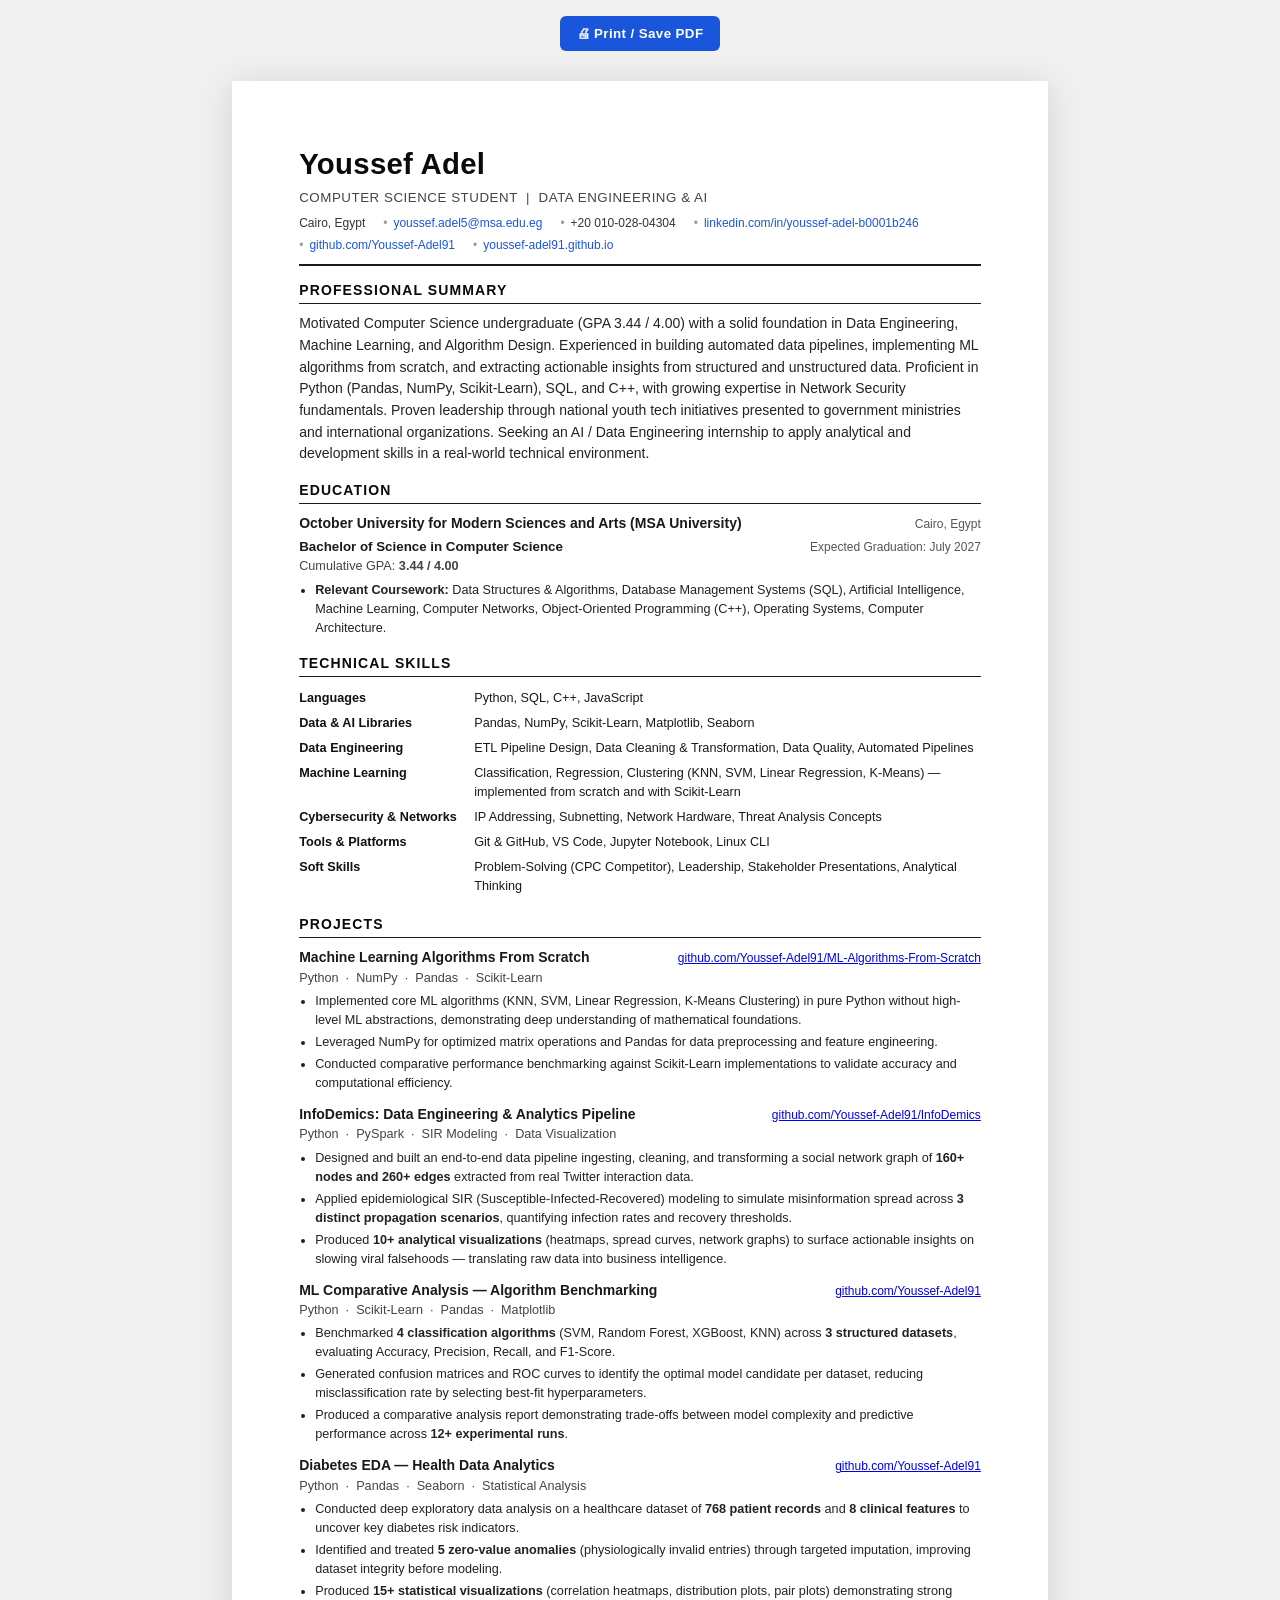
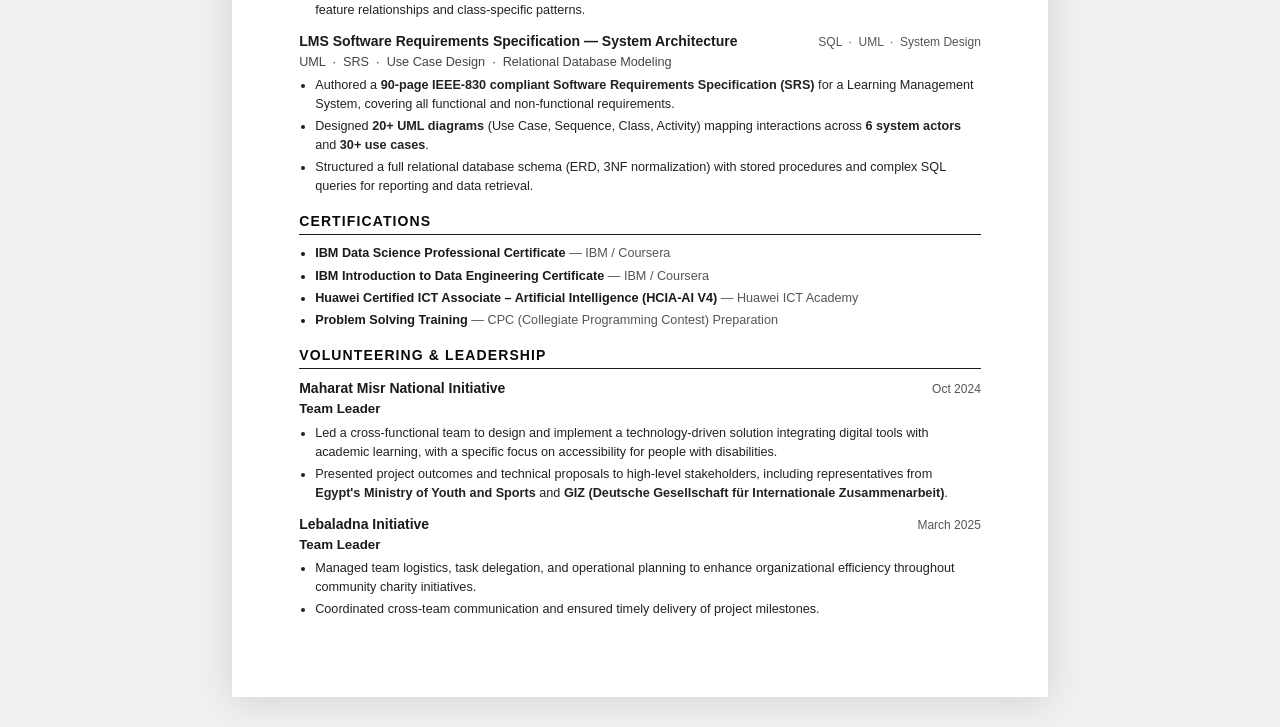
<file: resume.html>
<!DOCTYPE html>
<html lang="en">
<head>
  <meta charset="UTF-8"/>
  <meta name="viewport" content="width=device-width, initial-scale=1.0"/>
  <title>Youssef Adel — Resume</title>
  <style>
    /* ── Reset & Base ── */
    *, *::before, *::after { box-sizing: border-box; margin: 0; padding: 0; }

    body {
      font-family: 'Arial', 'Helvetica Neue', Helvetica, sans-serif;
      font-size: 10.5pt;
      line-height: 1.45;
      color: #1a1a1a;
      background: #f0f0f0;
    }

    /* ── Page wrapper ── */
    .page {
      width: 8.5in;
      min-height: 11in;
      margin: 30px auto;
      padding: 0.65in 0.7in;
      background: #ffffff;
      box-shadow: 0 4px 32px rgba(0,0,0,0.12);
    }

    /* ── Header / Name block ── */
    .header { border-bottom: 2px solid #1a1a1a; padding-bottom: 10px; margin-bottom: 14px; }
    .name   { font-size: 22pt; font-weight: 700; letter-spacing: 0.01em; color: #0a0a0a; }
    .title  { font-size: 10pt; font-weight: 400; color: #444; margin-top: 2px; letter-spacing: 0.04em; text-transform: uppercase; }
    .contact-bar {
      display: flex;
      flex-wrap: wrap;
      gap: 4px 18px;
      margin-top: 8px;
      font-size: 9pt;
      color: #333;
    }
    .contact-bar a { color: #1a56db; text-decoration: none; }
    .contact-bar a:hover { text-decoration: underline; }
    .contact-bar span::before { content: "•"; margin-right: 6px; color: #999; }
    .contact-bar span:first-child::before { content: ""; margin-right: 0; }

    /* ── Section ── */
    .section { margin-bottom: 15px; }
    .section-title {
      font-size: 10.5pt;
      font-weight: 700;
      text-transform: uppercase;
      letter-spacing: 0.08em;
      border-bottom: 1px solid #1a1a1a;
      padding-bottom: 3px;
      margin-bottom: 9px;
      color: #0a0a0a;
    }

    /* ── Summary ── */
    .summary p { color: #222; line-height: 1.55; }

    /* ── Education / Experience entries ── */
    .entry { margin-bottom: 11px; }
    .entry-header {
      display: flex;
      justify-content: space-between;
      align-items: baseline;
      flex-wrap: wrap;
      gap: 4px;
    }
    .entry-org   { font-weight: 700; font-size: 10.5pt; }
    .entry-role  { font-weight: 600; font-size: 10pt; margin-top: 1px; }
    .entry-meta  { font-size: 9pt; color: #555; white-space: nowrap; }
    .entry-sub   { font-size: 9.5pt; color: #444; margin-top: 1px; }

    ul.bullets {
      margin-top: 5px;
      padding-left: 16px;
      list-style: disc;
    }
    ul.bullets li { margin-bottom: 3px; font-size: 9.5pt; color: #222; line-height: 1.5; }
    ul.bullets li strong { font-weight: 600; }

    /* ── Skills ── */
    .skills-table { width: 100%; border-collapse: collapse; }
    .skills-table td {
      vertical-align: top;
      padding: 3px 6px 3px 0;
      font-size: 9.5pt;
      line-height: 1.5;
    }
    .skills-table td:first-child {
      font-weight: 700;
      white-space: nowrap;
      width: 175px;
      color: #111;
    }

    /* ── Certifications ── */
    ul.cert-list { padding-left: 16px; list-style: disc; }
    ul.cert-list li { margin-bottom: 4px; font-size: 9.5pt; }
    ul.cert-list li span { color: #555; }

    /* ── Print styles ── */
    @media print {
      body { background: #fff; font-size: 10pt; }
      .page { margin: 0; padding: 0.55in 0.65in; box-shadow: none; width: 100%; min-height: auto; }
      a { color: #1a56db !important; text-decoration: none !important; }
      .no-print { display: none; }
    }

    /* ── Print button (screen only) ── */
    .print-btn {
      display: block;
      margin: 16px auto 0;
      width: 160px;
      padding: 10px 0;
      background: #1a56db;
      color: #fff;
      border: none;
      border-radius: 6px;
      font-size: 10pt;
      font-weight: 600;
      cursor: pointer;
      text-align: center;
      letter-spacing: 0.03em;
    }
    .print-btn:hover { background: #1447b8; }
  </style>
</head>
<body>

<button class="print-btn no-print" onclick="window.print()">🖨 Print / Save PDF</button>

<div class="page">

  <!-- ══ HEADER ══ -->
  <div class="header">
    <div class="name">Youssef Adel</div>
    <div class="title">Computer Science Student &nbsp;|&nbsp; Data Engineering &amp; AI</div>
    <div class="contact-bar">
      <span>Cairo, Egypt</span>
      <span><a href="mailto:youssef.adel5@msa.edu.eg">youssef.adel5@msa.edu.eg</a></span>
      <span>+20 010-028-04304</span>
      <span><a href="https://linkedin.com/in/youssef-adel-b0001b246" target="_blank">linkedin.com/in/youssef-adel-b0001b246</a></span>
      <span><a href="https://github.com/Youssef-Adel91" target="_blank">github.com/Youssef-Adel91</a></span>
      <span><a href="https://youssef-adel91.github.io" target="_blank">youssef-adel91.github.io</a></span>
    </div>
  </div>

  <!-- ══ PROFESSIONAL SUMMARY ══ -->
  <div class="section summary">
    <div class="section-title">Professional Summary</div>
    <p>
      Motivated Computer Science undergraduate (GPA 3.44 / 4.00) with a solid foundation in Data Engineering,
      Machine Learning, and Algorithm Design. Experienced in building automated data pipelines, implementing
      ML algorithms from scratch, and extracting actionable insights from structured and unstructured data.
      Proficient in Python (Pandas, NumPy, Scikit-Learn), SQL, and C++, with growing expertise in Network
      Security fundamentals. Proven leadership through national youth tech initiatives presented to government
      ministries and international organizations. Seeking an AI / Data Engineering internship to apply
      analytical and development skills in a real-world technical environment.
    </p>
  </div>

  <!-- ══ EDUCATION ══ -->
  <div class="section">
    <div class="section-title">Education</div>
    <div class="entry">
      <div class="entry-header">
        <div class="entry-org">October University for Modern Sciences and Arts (MSA University)</div>
        <div class="entry-meta">Cairo, Egypt</div>
      </div>
      <div class="entry-header" style="margin-top:2px;">
        <div class="entry-role">Bachelor of Science in Computer Science</div>
        <div class="entry-meta">Expected Graduation: July 2027</div>
      </div>
      <div class="entry-sub">Cumulative GPA: <strong>3.44 / 4.00</strong></div>
      <ul class="bullets">
        <li><strong>Relevant Coursework:</strong> Data Structures &amp; Algorithms, Database Management Systems (SQL),
          Artificial Intelligence, Machine Learning, Computer Networks, Object-Oriented Programming (C++),
          Operating Systems, Computer Architecture.</li>
      </ul>
    </div>
  </div>

  <!-- ══ TECHNICAL SKILLS ══ -->
  <div class="section">
    <div class="section-title">Technical Skills</div>
    <table class="skills-table">
      <tr>
        <td>Languages</td>
        <td>Python, SQL, C++, JavaScript</td>
      </tr>
      <tr>
        <td>Data &amp; AI Libraries</td>
        <td>Pandas, NumPy, Scikit-Learn, Matplotlib, Seaborn</td>
      </tr>
      <tr>
        <td>Data Engineering</td>
        <td>ETL Pipeline Design, Data Cleaning &amp; Transformation, Data Quality, Automated Pipelines</td>
      </tr>
      <tr>
        <td>Machine Learning</td>
        <td>Classification, Regression, Clustering (KNN, SVM, Linear Regression, K-Means) — implemented from scratch and with Scikit-Learn</td>
      </tr>
      <tr>
        <td>Cybersecurity &amp; Networks</td>
        <td>IP Addressing, Subnetting, Network Hardware, Threat Analysis Concepts</td>
      </tr>
      <tr>
        <td>Tools &amp; Platforms</td>
        <td>Git &amp; GitHub, VS Code, Jupyter Notebook, Linux CLI</td>
      </tr>
      <tr>
        <td>Soft Skills</td>
        <td>Problem-Solving (CPC Competitor), Leadership, Stakeholder Presentations, Analytical Thinking</td>
      </tr>
    </table>
  </div>

  <!-- ══ PROJECTS ══ -->
  <div class="section">
    <div class="section-title">Projects</div>

    <!-- ML From Scratch -->
    <div class="entry">
      <div class="entry-header">
        <div class="entry-org">Machine Learning Algorithms From Scratch</div>
        <div class="entry-meta">
          <a href="https://github.com/Youssef-Adel91/ML-Algorithms-From-Scratch" target="_blank">github.com/Youssef-Adel91/ML-Algorithms-From-Scratch</a>
        </div>
      </div>
      <div class="entry-sub">Python &nbsp;·&nbsp; NumPy &nbsp;·&nbsp; Pandas &nbsp;·&nbsp; Scikit-Learn</div>
      <ul class="bullets">
        <li>Implemented core ML algorithms (KNN, SVM, Linear Regression, K-Means Clustering) in pure Python
          without high-level ML abstractions, demonstrating deep understanding of mathematical foundations.</li>
        <li>Leveraged NumPy for optimized matrix operations and Pandas for data preprocessing and feature engineering.</li>
        <li>Conducted comparative performance benchmarking against Scikit-Learn implementations to validate
          accuracy and computational efficiency.</li>
      </ul>
    </div>

    <!-- InfoDemics -->
    <div class="entry">
      <div class="entry-header">
        <div class="entry-org">InfoDemics: Data Engineering &amp; Analytics Pipeline</div>
        <div class="entry-meta">
          <a href="https://github.com/Youssef-Adel91/InfoDemics" target="_blank">github.com/Youssef-Adel91/InfoDemics</a>
        </div>
      </div>
      <div class="entry-sub">Python &nbsp;·&nbsp; PySpark &nbsp;·&nbsp; SIR Modeling &nbsp;·&nbsp; Data Visualization</div>
      <ul class="bullets">
        <li>Designed and built an end-to-end data pipeline ingesting, cleaning, and transforming a social network
          graph of <strong>160+ nodes and 260+ edges</strong> extracted from real Twitter interaction data.</li>
        <li>Applied epidemiological SIR (Susceptible-Infected-Recovered) modeling to simulate misinformation spread
          across <strong>3 distinct propagation scenarios</strong>, quantifying infection rates and recovery thresholds.</li>
        <li>Produced <strong>10+ analytical visualizations</strong> (heatmaps, spread curves, network graphs) to
          surface actionable insights on slowing viral falsehoods — translating raw data into business intelligence.</li>
      </ul>
    </div>

    <!-- ML Comparative Analysis -->
    <div class="entry">
      <div class="entry-header">
        <div class="entry-org">ML Comparative Analysis — Algorithm Benchmarking</div>
        <div class="entry-meta">
          <a href="https://github.com/Youssef-Adel91" target="_blank">github.com/Youssef-Adel91</a>
        </div>
      </div>
      <div class="entry-sub">Python &nbsp;·&nbsp; Scikit-Learn &nbsp;·&nbsp; Pandas &nbsp;·&nbsp; Matplotlib</div>
      <ul class="bullets">
        <li>Benchmarked <strong>4 classification algorithms</strong> (SVM, Random Forest, XGBoost, KNN) across
          <strong>3 structured datasets</strong>, evaluating Accuracy, Precision, Recall, and F1-Score.</li>
        <li>Generated confusion matrices and ROC curves to identify the optimal model candidate per dataset,
          reducing misclassification rate by selecting best-fit hyperparameters.</li>
        <li>Produced a comparative analysis report demonstrating trade-offs between model complexity and
          predictive performance across <strong>12+ experimental runs</strong>.</li>
      </ul>
    </div>

    <!-- Diabetes EDA -->
    <div class="entry">
      <div class="entry-header">
        <div class="entry-org">Diabetes EDA — Health Data Analytics</div>
        <div class="entry-meta">
          <a href="https://github.com/Youssef-Adel91" target="_blank">github.com/Youssef-Adel91</a>
        </div>
      </div>
      <div class="entry-sub">Python &nbsp;·&nbsp; Pandas &nbsp;·&nbsp; Seaborn &nbsp;·&nbsp; Statistical Analysis</div>
      <ul class="bullets">
        <li>Conducted deep exploratory data analysis on a healthcare dataset of <strong>768 patient records</strong>
          and <strong>8 clinical features</strong> to uncover key diabetes risk indicators.</li>
        <li>Identified and treated <strong>5 zero-value anomalies</strong> (physiologically invalid entries) through
          targeted imputation, improving dataset integrity before modeling.</li>
        <li>Produced <strong>15+ statistical visualizations</strong> (correlation heatmaps, distribution plots, pair plots)
          demonstrating strong feature relationships and class-specific patterns.</li>
      </ul>
    </div>

    <!-- Car Rental DB / LMS Architecture -->
    <div class="entry">
      <div class="entry-header">
        <div class="entry-org">LMS Software Requirements Specification — System Architecture</div>
        <div class="entry-meta">SQL &nbsp;·&nbsp; UML &nbsp;·&nbsp; System Design</div>
      </div>
      <div class="entry-sub">UML &nbsp;·&nbsp; SRS &nbsp;·&nbsp; Use Case Design &nbsp;·&nbsp; Relational Database Modeling</div>
      <ul class="bullets">
        <li>Authored a <strong>90-page IEEE-830 compliant Software Requirements Specification (SRS)</strong>
          for a Learning Management System, covering all functional and non-functional requirements.</li>
        <li>Designed <strong>20+ UML diagrams</strong> (Use Case, Sequence, Class, Activity) mapping interactions
          across <strong>6 system actors</strong> and <strong>30+ use cases</strong>.</li>
        <li>Structured a full relational database schema (ERD, 3NF normalization) with stored procedures and
          complex SQL queries for reporting and data retrieval.</li>
      </ul>
    </div>
  </div>

  <!-- ══ CERTIFICATIONS ══ -->
  <div class="section">
    <div class="section-title">Certifications</div>
    <ul class="cert-list">
      <li><strong>IBM Data Science Professional Certificate</strong> <span>— IBM / Coursera</span></li>
      <li><strong>IBM Introduction to Data Engineering Certificate</strong> <span>— IBM / Coursera</span></li>
      <li><strong>Huawei Certified ICT Associate – Artificial Intelligence (HCIA-AI V4)</strong> <span>— Huawei ICT Academy</span></li>
      <li><strong>Problem Solving Training</strong> <span>— CPC (Collegiate Programming Contest) Preparation</span></li>
    </ul>
  </div>

  <!-- ══ VOLUNTEERING & LEADERSHIP ══ -->
  <div class="section">
    <div class="section-title">Volunteering &amp; Leadership</div>

    <div class="entry">
      <div class="entry-header">
        <div class="entry-org">Maharat Misr National Initiative</div>
        <div class="entry-meta">Oct 2024</div>
      </div>
      <div class="entry-role">Team Leader</div>
      <ul class="bullets">
        <li>Led a cross-functional team to design and implement a technology-driven solution integrating digital
          tools with academic learning, with a specific focus on accessibility for people with disabilities.</li>
        <li>Presented project outcomes and technical proposals to high-level stakeholders, including representatives
          from <strong>Egypt's Ministry of Youth and Sports</strong> and <strong>GIZ (Deutsche Gesellschaft für Internationale Zusammenarbeit)</strong>.</li>
      </ul>
    </div>

    <div class="entry">
      <div class="entry-header">
        <div class="entry-org">Lebaladna Initiative</div>
        <div class="entry-meta">March 2025</div>
      </div>
      <div class="entry-role">Team Leader</div>
      <ul class="bullets">
        <li>Managed team logistics, task delegation, and operational planning to enhance organizational
          efficiency throughout community charity initiatives.</li>
        <li>Coordinated cross-team communication and ensured timely delivery of project milestones.</li>
      </ul>
    </div>
  </div>

</div><!-- .page -->

</body>
</html>
</file>
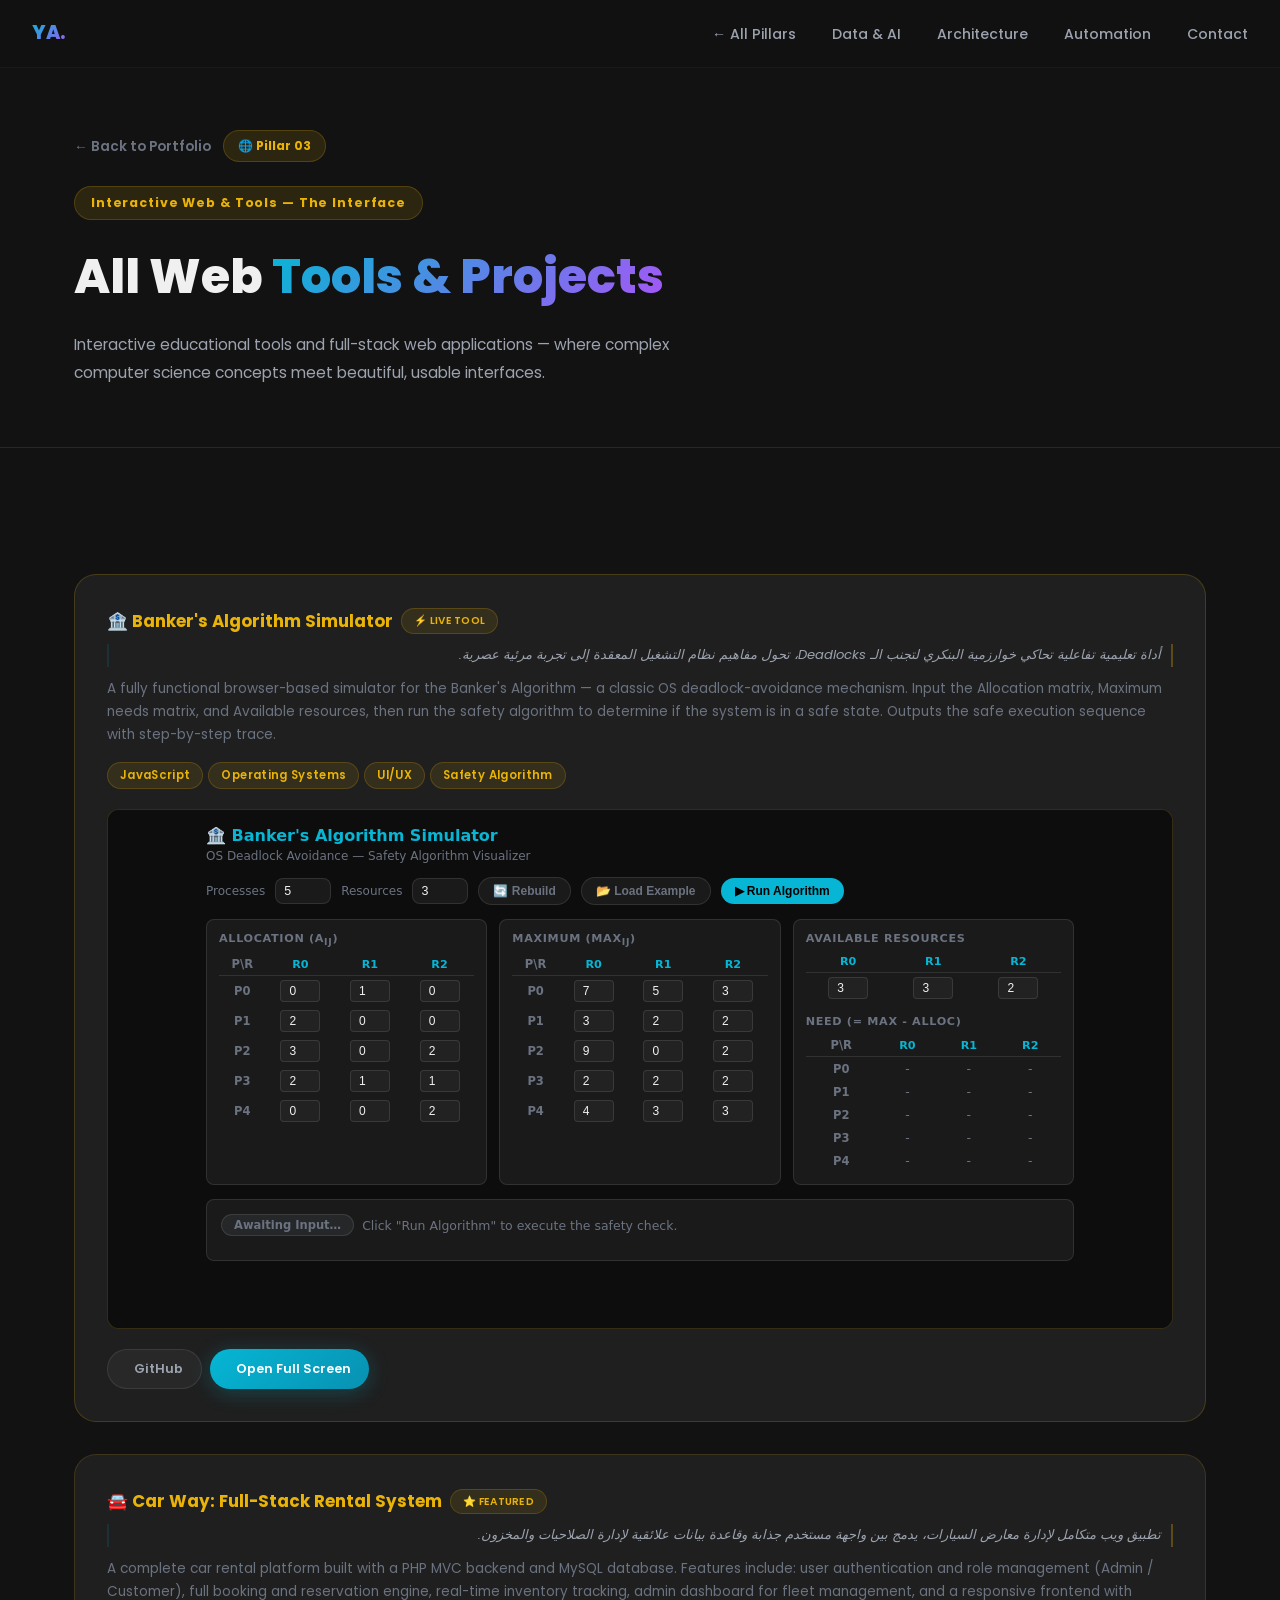
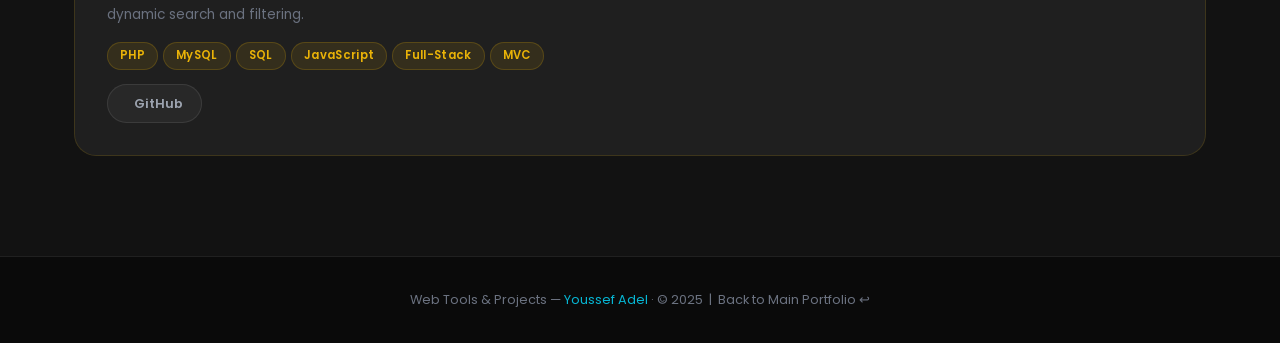
<file: web-tools.html>
<!DOCTYPE html>
<html lang="en">
<head>
  <meta charset="UTF-8"/>
  <meta name="viewport" content="width=device-width, initial-scale=1.0"/>
  <meta name="description" content="Interactive Web Tools & Full-Stack Projects by Youssef Adel — Banker's Algorithm, Car Way Rental System."/>
  <title>Web Tools & Projects | Youssef Adel</title>
  <link rel="stylesheet" href="styles.css"/>
  <style>
    .subpage-hero { padding:130px 0 60px; border-bottom:1px solid var(--border-glass); }
    .subpage-hero-tag { display:inline-block; background:rgba(234,179,8,0.12); color:#eab308; border:1px solid rgba(234,179,8,0.2); border-radius:999px; padding:5px 16px; font-size:0.78rem; font-weight:700; letter-spacing:0.07em; margin-bottom:16px; }
    .subpage-hero h1 { font-size:clamp(1.9rem,4vw,3rem); font-weight:800; margin-bottom:14px; }
    .subpage-hero p  { color:var(--text-secondary); max-width:600px; font-size:0.97rem; line-height:1.8; }
    .projects-grid { display:grid; grid-template-columns:1fr; gap:32px; margin-top:56px; }
    .project-full-card { border-radius:var(--radius-lg); padding:32px; }
    .project-full-card .proj-title { font-size:1.05rem; font-weight:700; margin-bottom:8px; }
    .project-full-card .proj-hook { font-size:0.82rem; color:var(--text-secondary); direction:rtl; text-align:right; border-right:2px solid rgba(234,179,8,0.3); padding-right:10px; margin-bottom:10px; font-style:italic; line-height:1.75; }
    .project-full-card .proj-en-desc { font-size:0.85rem; color:var(--text-muted); margin-bottom:16px; line-height:1.7; }
    .back-link { display:inline-flex; align-items:center; gap:8px; color:var(--text-muted); font-size:0.85rem; font-weight:600; text-decoration:none; transition:var(--transition); }
    .back-link:hover { color:#eab308; }
    .hero-breadcrumb { display:flex; align-items:center; gap:12px; margin-bottom:24px; }
    .pillar-badge { display:inline-flex; align-items:center; gap:6px; padding:5px 14px; border-radius:999px; font-size:0.75rem; font-weight:700; background:rgba(234,179,8,0.12); color:#eab308; border:1px solid rgba(234,179,8,0.2); }
    .banker-embed-full { width:100%; height:520px; border-radius:12px; border:1px solid rgba(234,179,8,0.15); background:rgba(15,15,15,0.6); overflow:hidden; margin:20px 0; }
    .banker-embed-full iframe { width:100%; height:100%; border:none; }
  </style>
</head>
<body>
<nav id="navbar" style="background:rgba(18,18,18,0.95);">
  <a href="index.html" class="nav-logo">YA.</a>
  <ul class="nav-links" id="navLinks">
    <li><a href="index.html#portfolio">← All Pillars</a></li>
    <li><a href="data-projects.html">Data & AI</a></li>
    <li><a href="architecture.html">Architecture</a></li>
    <li><a href="automation.html">Automation</a></li>
    <li><a href="index.html#contact">Contact</a></li>
  </ul>
  <button class="nav-toggle" id="navToggle" aria-label="Toggle menu"><span></span><span></span><span></span></button>
</nav>

<div class="subpage-hero">
  <div class="container">
    <div class="hero-breadcrumb">
      <a href="index.html#portfolio" class="back-link">← Back to Portfolio</a>
      <span class="pillar-badge">🌐 Pillar 03</span>
    </div>
    <div class="subpage-hero-tag">Interactive Web & Tools — The Interface</div>
    <h1>All Web <span class="gradient-text">Tools &amp; Projects</span></h1>
    <p>Interactive educational tools and full-stack web applications — where complex computer science concepts meet beautiful, usable interfaces.</p>
  </div>
</div>

<section style="padding:70px 0 100px;">
  <div class="container">
    <div class="projects-grid">

      <!-- Banker's Algorithm – Full Embed -->
      <div class="project-full-card glass-card reveal" style="border-color:rgba(234,179,8,0.2);">
        <div class="proj-title" style="color:#eab308;">🏦 Banker's Algorithm Simulator <span class="tag" style="float:right;font-size:0.65rem;color:#eab308;border-color:rgba(234,179,8,0.2);background:rgba(234,179,8,0.1);">⚡ LIVE TOOL</span></div>
        <p class="proj-hook" lang="ar">أداة تعليمية تفاعلية تحاكي خوارزمية البنكري لتجنب الـ Deadlocks، تحول مفاهيم نظام التشغيل المعقدة إلى تجربة مرئية عصرية.</p>
        <p class="proj-en-desc">A fully functional browser-based simulator for the Banker's Algorithm — a classic OS deadlock-avoidance mechanism. Input the Allocation matrix, Maximum needs matrix, and Available resources, then run the safety algorithm to determine if the system is in a safe state. Outputs the safe execution sequence with step-by-step trace.</p>
        <div class="proj-tags" style="margin-bottom:16px;">
          <span class="tag" style="background:rgba(234,179,8,0.1);color:#eab308;border-color:rgba(234,179,8,0.2);">JavaScript</span>
          <span class="tag" style="background:rgba(234,179,8,0.1);color:#eab308;border-color:rgba(234,179,8,0.2);">Operating Systems</span>
          <span class="tag" style="background:rgba(234,179,8,0.1);color:#eab308;border-color:rgba(234,179,8,0.2);">UI/UX</span>
          <span class="tag" style="background:rgba(234,179,8,0.1);color:#eab308;border-color:rgba(234,179,8,0.2);">Safety Algorithm</span>
        </div>
        <div class="banker-embed-full">
          <iframe src="bankers-demo.html" title="Banker's Algorithm Full Simulator" loading="lazy"></iframe>
        </div>
        <div class="proj-actions">
          <a href="https://github.com/Youssef-Adel91/Bankers-Algorithm-Simulator.git" target="_blank" class="btn btn-sm btn-ghost"><i data-feather="github"></i> GitHub</a>
          <a href="bankers-demo.html" target="_blank" class="btn btn-sm btn-primary"><i data-feather="maximize-2"></i> Open Full Screen</a>
        </div>
      </div>

      <!-- Car Way -->
      <div class="project-full-card glass-card reveal" style="border-color:rgba(234,179,8,0.15);">
        <div class="proj-title" style="color:#eab308;">🚘 Car Way: Full-Stack Rental System <span class="tag" style="float:right;font-size:0.65rem;color:#eab308;border-color:rgba(234,179,8,0.2);background:rgba(234,179,8,0.1);">⭐ FEATURED</span></div>
        <p class="proj-hook" lang="ar">تطبيق ويب متكامل لإدارة معارض السيارات، يدمج بين واجهة مستخدم جذابة وقاعدة بيانات علائقية لإدارة الصلاحيات والمخزون.</p>
        <p class="proj-en-desc">A complete car rental platform built with a PHP MVC backend and MySQL database. Features include: user authentication and role management (Admin / Customer), full booking and reservation engine, real-time inventory tracking, admin dashboard for fleet management, and a responsive frontend with dynamic search and filtering.</p>
        <div class="proj-tags" style="margin-bottom:14px;">
          <span class="tag" style="background:rgba(234,179,8,0.1);color:#eab308;border-color:rgba(234,179,8,0.2);">PHP</span>
          <span class="tag" style="background:rgba(234,179,8,0.1);color:#eab308;border-color:rgba(234,179,8,0.2);">MySQL</span>
          <span class="tag" style="background:rgba(234,179,8,0.1);color:#eab308;border-color:rgba(234,179,8,0.2);">SQL</span>
          <span class="tag" style="background:rgba(234,179,8,0.1);color:#eab308;border-color:rgba(234,179,8,0.2);">JavaScript</span>
          <span class="tag" style="background:rgba(234,179,8,0.1);color:#eab308;border-color:rgba(234,179,8,0.2);">Full-Stack</span>
          <span class="tag" style="background:rgba(234,179,8,0.1);color:#eab308;border-color:rgba(234,179,8,0.2);">MVC</span>
        </div>
        <div class="proj-actions">
          <a href="https://github.com/Youssef-Adel91/CarWay-Rental-WebApp.git" target="_blank" class="btn btn-sm btn-ghost"><i data-feather="github"></i> GitHub</a>
        </div>
      </div>

    </div>
  </div>
</section>

<footer><div class="container">
  <p>Web Tools &amp; Projects — <span>Youssef Adel</span> · © 2025 &nbsp;|&nbsp; <a href="index.html" style="color:var(--text-muted);">Back to Main Portfolio ↩</a></p>
</div></footer>

<script src="main.js"></script>
<script>
if(typeof feather!=='undefined') feather.replace();
const nb=document.getElementById('navbar');
window.addEventListener('scroll',()=>nb.classList.toggle('scrolled',scrollY>40));
const t=document.getElementById('navToggle'),l=document.getElementById('navLinks');
t.addEventListener('click',()=>l.classList.toggle('open'));
l.querySelectorAll('a').forEach(a=>a.addEventListener('click',()=>l.classList.remove('open')));
</script>
</body>
</html>
</file>
<file: styles.css>
/* ================================================================
   YOUSSEF ADEL PORTFOLIO — Design System
   Theme: Futuristic Dark Mode | Glassmorphism | Electric Teal/Purple
================================================================ */

@import url('https://fonts.googleapis.com/css2?family=Poppins:wght@300;400;500;600;700;800&display=swap');

/* ── CSS Custom Properties ── */
:root {
  --bg-base:        #121212;
  --bg-surface:     #1a1a1a;
  --bg-card:        rgba(255,255,255,0.04);
  --bg-glass:       rgba(255,255,255,0.06);
  --border-glass:   rgba(255,255,255,0.09);

  --teal:           #06b6d4;
  --teal-glow:      rgba(6,182,212,0.25);
  --teal-dim:       rgba(6,182,212,0.12);
  --purple:         #a855f7;
  --purple-glow:    rgba(168,85,247,0.22);
  --purple-dim:     rgba(168,85,247,0.10);

  --green:          #10b981;
  --green-glow:     rgba(16,185,129,0.22);
  --green-dim:      rgba(16,185,129,0.10);

  --text-primary:   #f0f0f0;
  --text-secondary: #9ca3af;
  --text-muted:     #6b7280;

  --radius-sm:      8px;
  --radius-md:      14px;
  --radius-lg:      22px;
  --radius-xl:      32px;

  --transition:     0.35s cubic-bezier(0.4,0,0.2,1);
  --shadow-card:    0 4px 32px rgba(0,0,0,0.4);
  --shadow-glow-t:  0 0 28px var(--teal-glow);
  --shadow-glow-p:  0 0 28px var(--purple-glow);
}

/* ── Reset & Base ── */
*, *::before, *::after { box-sizing: border-box; margin: 0; padding: 0; }
html { scroll-behavior: smooth; }
body {
  font-family: 'Poppins', sans-serif;
  background-color: var(--bg-base);
  color: var(--text-primary);
  line-height: 1.7;
  overflow-x: hidden;
}
::selection { background: var(--teal-glow); color: var(--teal); }

img { display: block; max-width: 100%; }
a   { color: var(--teal); text-decoration: none; transition: color var(--transition); }
a:hover { color: #38d9f5; }

/* ── Scrollbar ── */
::-webkit-scrollbar        { width: 6px; }
::-webkit-scrollbar-track  { background: var(--bg-base); }
::-webkit-scrollbar-thumb  { background: var(--teal-dim); border-radius: 999px; }
::-webkit-scrollbar-thumb:hover { background: var(--teal); }

/* ── Utility Classes ── */
.container         { max-width: 1180px; margin: 0 auto; padding: 0 24px; }
.section-title     { font-size: clamp(1.75rem, 4vw, 2.6rem); font-weight: 700; margin-bottom: 0.4rem; }
.section-subtitle  { color: var(--text-secondary); margin-bottom: 3rem; font-size: 1rem; }
.teal              { color: var(--teal); }
.purple            { color: var(--purple); }
.gradient-text {
  background: linear-gradient(135deg, var(--teal), var(--purple));
  -webkit-background-clip: text;
  -webkit-text-fill-color: transparent;
  background-clip: text;
}

/* ── Glass Card ── */
.glass-card {
  background: var(--bg-glass);
  border: 1px solid var(--border-glass);
  border-radius: var(--radius-lg);
  backdrop-filter: blur(18px);
  -webkit-backdrop-filter: blur(18px);
  transition: var(--transition);
}
.glass-card:hover {
  border-color: var(--teal-dim);
  box-shadow: var(--shadow-glow-t);
}

/* ── Buttons ── */
.btn {
  display: inline-flex;
  align-items: center;
  gap: 8px;
  padding: 13px 28px;
  border-radius: 50px;
  font-family: 'Poppins', sans-serif;
  font-size: 0.92rem;
  font-weight: 600;
  cursor: pointer;
  border: none;
  transition: var(--transition);
  text-decoration: none;
}
.btn-primary {
  background: linear-gradient(135deg, var(--teal), #0891b2);
  color: #fff;
  box-shadow: 0 4px 20px var(--teal-glow);
}
.btn-primary:hover {
  transform: translateY(-2px);
  box-shadow: 0 8px 30px var(--teal-glow);
  color: #fff;
}
.btn-outline {
  background: transparent;
  border: 1.5px solid var(--teal);
  color: var(--teal);
}
.btn-outline:hover {
  background: var(--teal-dim);
  transform: translateY(-2px);
  color: var(--teal);
}
.btn-sm {
  padding: 8px 18px;
  font-size: 0.8rem;
}
.btn-ghost {
  background: var(--bg-card);
  border: 1px solid var(--border-glass);
  color: var(--text-secondary);
}
.btn-ghost:hover {
  border-color: var(--purple);
  color: var(--purple);
  background: var(--purple-dim);
}

/* ── Tags / Pills ── */
.tag {
  display: inline-block;
  padding: 3px 12px;
  border-radius: 999px;
  font-size: 0.72rem;
  font-weight: 600;
  background: var(--teal-dim);
  color: var(--teal);
  border: 1px solid rgba(6,182,212,0.2);
  letter-spacing: 0.03em;
}
.tag-purple {
  background: var(--purple-dim);
  color: var(--purple);
  border-color: rgba(168,85,247,0.2);
}

/* ━━━━━━━━━━━━━━━━━━━━━━━━━━━━━━━━━━━━━━━━━━━━━━━━━━
   NAVBAR
━━━━━━━━━━━━━━━━━━━━━━━━━━━━━━━━━━━━━━━━━━━━━━━━━━ */
#navbar {
  position: fixed;
  top: 0;
  left: 0;
  right: 0;
  z-index: 1000;
  padding: 0 32px;
  height: 68px;
  display: flex;
  align-items: center;
  justify-content: space-between;
  background: rgba(18,18,18,0.7);
  backdrop-filter: blur(20px);
  -webkit-backdrop-filter: blur(20px);
  border-bottom: 1px solid rgba(255,255,255,0.04);
  transition: var(--transition);
}
#navbar.scrolled {
  background: rgba(18,18,18,0.92);
  border-bottom-color: var(--border-glass);
}
.nav-logo {
  font-size: 1.2rem;
  font-weight: 800;
  background: linear-gradient(135deg,var(--teal),var(--purple));
  -webkit-background-clip: text;
  -webkit-text-fill-color: transparent;
  background-clip: text;
}
.nav-links {
  display: flex;
  align-items: center;
  gap: 36px;
  list-style: none;
}
.nav-links a {
  color: var(--text-secondary);
  font-size: 0.88rem;
  font-weight: 500;
  position: relative;
  padding-bottom: 2px;
}
.nav-links a::after {
  content: '';
  position: absolute;
  bottom: -2px;
  left: 0;
  width: 0;
  height: 2px;
  background: var(--teal);
  border-radius: 2px;
  transition: width var(--transition);
}
.nav-links a:hover { color: var(--teal); }
.nav-links a:hover::after { width: 100%; }
.nav-toggle { display: none; background: none; border: none; cursor: pointer; flex-direction: column; gap: 5px; }
.nav-toggle span { display: block; width: 24px; height: 2px; background: var(--text-secondary); border-radius: 2px; transition: var(--transition); }

/* ━━━━━━━━━━━━━━━━━━━━━━━━━━━━━━━━━━━━━━━━━━━━━━━━━━
   HERO SECTION
━━━━━━━━━━━━━━━━━━━━━━━━━━━━━━━━━━━━━━━━━━━━━━━━━━ */
#hero {
  position: relative;
  min-height: 100vh;
  display: flex;
  align-items: center;
  overflow: hidden;
}
#neural-canvas {
  position: absolute;
  inset: 0;
  width: 100%;
  height: 100%;
  z-index: 0;
}
.hero-overlay {
  position: absolute;
  inset: 0;
  background: radial-gradient(ellipse at 20% 50%, rgba(6,182,212,0.07) 0%, transparent 60%),
              radial-gradient(ellipse at 80% 30%, rgba(168,85,247,0.07) 0%, transparent 60%);
  z-index: 1;
}
.hero-content {
  position: relative;
  z-index: 2;
  display: grid;
  grid-template-columns: auto 1fr;
  align-items: center;
  gap: clamp(40px, 6vw, 90px);
  padding: 120px 0 60px;
}
.hero-portrait-wrap {
  flex-shrink: 0;
  position: relative;
}
.hero-portrait-ring {
  width: clamp(200px, 22vw, 300px);
  height: clamp(200px, 22vw, 300px);
  border-radius: 50%;
  padding: 4px;
  background: linear-gradient(135deg, var(--teal), var(--purple));
  box-shadow: 0 0 50px var(--teal-glow), 0 0 100px rgba(6,182,212,0.1);
  animation: portraitPulse 4s ease-in-out infinite;
}
@keyframes portraitPulse {
  0%, 100% { box-shadow: 0 0 40px var(--teal-glow), 0 0 80px rgba(6,182,212,0.1); }
  50%       { box-shadow: 0 0 60px var(--teal-glow), 0 0 120px rgba(168,85,247,0.12); }
}
.hero-portrait-ring img {
  width: 100%;
  height: 100%;
  border-radius: 50%;
  object-fit: cover;
  object-position: top center;
  border: 3px solid var(--bg-base);
}
.hero-badge {
  position: absolute;
  bottom: 8px;
  right: 8px;
  background: linear-gradient(135deg, var(--teal), #0891b2);
  color: #fff;
  font-size: 0.7rem;
  font-weight: 700;
  padding: 5px 12px;
  border-radius: 999px;
  box-shadow: var(--shadow-glow-t);
}
.hero-text {}
.hero-greeting { font-size: 0.95rem; color: var(--teal); font-weight: 600; letter-spacing: 0.1em; text-transform: uppercase; margin-bottom: 12px; display: block; }
.hero-heading {
  font-size: clamp(2rem, 4.5vw, 3.6rem);
  font-weight: 800;
  line-height: 1.1;
  margin-bottom: 18px;
  letter-spacing: -0.01em;
}
.hero-subtext {
  font-size: clamp(0.92rem, 1.5vw, 1.05rem);
  color: var(--text-secondary);
  max-width: 580px;
  margin-bottom: 36px;
  line-height: 1.8;
}
.hero-cta {
  display: flex;
  gap: 16px;
  flex-wrap: wrap;
}
.hero-stats {
  display: flex;
  gap: 40px;
  margin-top: 48px;
  padding-top: 32px;
  border-top: 1px solid var(--border-glass);
}
.stat-item {}
.stat-value { font-size: 1.8rem; font-weight: 800; color: var(--teal); line-height: 1; }
.stat-label { font-size: 0.78rem; color: var(--text-muted); margin-top: 4px; }

/* ━━━━━━━━━━━━━━━━━━━━━━━━━━━━━━━━━━━━━━━━━━━━━━━━━━
   SECTION SHARED PADDING
━━━━━━━━━━━━━━━━━━━━━━━━━━━━━━━━━━━━━━━━━━━━━━━━━━ */
section { padding: 100px 0; }

/* ━━━━━━━━━━━━━━━━━━━━━━━━━━━━━━━━━━━━━━━━━━━━━━━━━━
   PORTFOLIO GALLERY – 3 PILLARS
━━━━━━━━━━━━━━━━━━━━━━━━━━━━━━━━━━━━━━━━━━━━━━━━━━ */
#portfolio { background: linear-gradient(180deg, var(--bg-base) 0%, #0d0d0d 100%); }
.pillars-grid {
  display: grid;
  grid-template-columns: repeat(2, 1fr);
  gap: 24px;
}
.pillar-card {
  border-radius: var(--radius-lg);
  border: 1px solid var(--border-glass);
  background: var(--bg-glass);
  backdrop-filter: blur(18px);
  overflow: hidden;
  transition: transform 0.4s cubic-bezier(0.4,0,0.2,1), box-shadow 0.4s ease;
  cursor: default;
}
.pillar-card:hover {
  transform: translateY(-6px);
  box-shadow: 0 12px 50px rgba(0,0,0,0.5);
}
.pillar-card:nth-child(1):hover { box-shadow: 0 12px 50px var(--teal-glow);   border-color: rgba(6,182,212,0.3);   }
.pillar-card:nth-child(2):hover { box-shadow: 0 12px 50px var(--purple-glow); border-color: rgba(168,85,247,0.3);  }
.pillar-card:nth-child(3):hover { box-shadow: 0 12px 50px rgba(234,179,8,0.2); border-color: rgba(234,179,8,0.25); }
.pillar-card:nth-child(4):hover { box-shadow: 0 12px 50px var(--green-glow);  border-color: rgba(16,185,129,0.3);  }

.pillar-header {
  padding: 28px 28px 20px;
  border-bottom: 1px solid var(--border-glass);
  display: flex;
  align-items: flex-start;
  gap: 16px;
}
.pillar-icon {
  width: 48px;
  height: 48px;
  border-radius: var(--radius-sm);
  display: flex;
  align-items: center;
  justify-content: center;
  font-size: 1.4rem;
  flex-shrink: 0;
}
.pillar-card:nth-child(1) .pillar-icon { background: var(--teal-dim); }
.pillar-card:nth-child(2) .pillar-icon { background: var(--purple-dim); }
.pillar-card:nth-child(3) .pillar-icon { background: rgba(234,179,8,0.1); }

.pillar-title  { font-size: 1.05rem; font-weight: 700; margin-bottom: 4px; }
.pillar-number { font-size: 0.75rem; color: var(--text-muted); font-weight: 500; }
.pillar-body   { padding: 8px 16px 24px; }

/* Project Card within pillar */
.proj-card {
  margin: 12px 0;
  padding: 16px 18px;
  border-radius: var(--radius-md);
  background: rgba(255,255,255,0.03);
  border: 1px solid rgba(255,255,255,0.06);
  transition: var(--transition);
}
.proj-card:hover {
  background: rgba(255,255,255,0.06);
  border-color: rgba(255,255,255,0.1);
}
.proj-card.featured { border-color: var(--teal-dim); background: rgba(6,182,212,0.04); }
.proj-card.featured .proj-title { color: var(--teal); }

/* Arabic hook text */
.proj-hook {
  font-size: 0.8rem;
  color: var(--text-secondary);
  line-height: 1.75;
  margin-bottom: 10px;
  font-style: italic;
  border-left: 2px solid var(--teal-dim);
  padding-left: 10px;
}

/* Pillar "View More" button */
.pillar-more-btn {
  display: flex;
  align-items: center;
  justify-content: center;
  gap: 8px;
  width: 100%;
  margin: 14px 16px 16px;
  width: calc(100% - 32px);
  padding: 11px 20px;
  border-radius: 999px;
  font-family: 'Poppins', sans-serif;
  font-size: 0.82rem;
  font-weight: 700;
  cursor: pointer;
  border: 1.5px solid;
  background: transparent;
  text-decoration: none;
  transition: var(--transition);
  letter-spacing: 0.02em;
}
.pillar-more-btn:hover { transform: translateY(-2px); }
.pillar-more-btn.teal   { border-color: var(--teal);   color: var(--teal);   }
.pillar-more-btn.teal:hover   { background: var(--teal-dim);   box-shadow: var(--shadow-glow-t); }
.pillar-more-btn.purple { border-color: var(--purple); color: var(--purple); }
.pillar-more-btn.purple:hover { background: var(--purple-dim); box-shadow: var(--shadow-glow-p); }
.pillar-more-btn.amber  { border-color: #eab308;       color: #eab308;       }
.pillar-more-btn.amber:hover  { background: rgba(234,179,8,0.1); box-shadow: 0 0 20px rgba(234,179,8,0.2); }
.pillar-more-btn.green  { border-color: var(--green);  color: var(--green);  }
.pillar-more-btn.green:hover  { background: var(--green-dim);  box-shadow: 0 0 20px var(--green-glow); }
.proj-card.honorable-mention { opacity: 0.75; border-style: dashed; }

.proj-title {
  font-size: 0.9rem;
  font-weight: 700;
  margin-bottom: 5px;
  display: flex;
  align-items: center;
  gap: 8px;
}
.proj-title .badge-hm { font-size: 0.62rem; background: var(--purple-dim); color: var(--purple); padding: 1px 8px; border-radius: 999px; font-weight: 600; }
.proj-desc { font-size: 0.78rem; color: var(--text-secondary); margin-bottom: 10px; line-height: 1.5; }
.proj-tags { display: flex; flex-wrap: wrap; gap: 5px; margin-bottom: 12px; }
.proj-actions { display: flex; gap: 8px; }

/* Live Demo Embed (Banker's Algorithm) */
.demo-embed-wrap {
  position: relative;
  border-radius: var(--radius-md);
  overflow: hidden;
  border: 1px solid var(--teal-dim);
  background: #0a0a0a;
}
.demo-embed-label {
  position: absolute;
  top: 8px;
  left: 8px;
  z-index: 2;
  background: var(--teal);
  color: #000;
  font-size: 0.65rem;
  font-weight: 700;
  padding: 3px 10px;
  border-radius: 999px;
  letter-spacing: 0.05em;
}
.demo-embed-wrap iframe {
  width: 100%;
  height: 340px;
  border: none;
  display: block;
}

/* ━━━━━━━━━━━━━━━━━━━━━━━━━━━━━━━━━━━━━━━━━━━━━━━━━━
   EDUCATION & CERTIFICATIONS
━━━━━━━━━━━━━━━━━━━━━━━━━━━━━━━━━━━━━━━━━━━━━━━━━━ */
#education { background: var(--bg-base); }
.edu-grid {
  display: grid;
  grid-template-columns: 1fr 1fr;
  gap: 32px;
  margin-bottom: 56px;
}
.edu-card {
  padding: 36px;
  border-radius: var(--radius-lg);
}
.edu-card-logo {
  width: 64px;
  height: 64px;
  border-radius: var(--radius-md);
  background: linear-gradient(135deg, var(--teal), var(--purple));
  display: flex;
  align-items: center;
  justify-content: center;
  font-weight: 800;
  font-size: 1.1rem;
  color: #fff;
  margin-bottom: 20px;
  letter-spacing: -0.02em;
}
.edu-card-degree  { font-size: 1.1rem; font-weight: 700; margin-bottom: 6px; }
.edu-card-school  { color: var(--teal); font-size: 0.88rem; font-weight: 600; margin-bottom: 10px; }
.edu-card-meta    { color: var(--text-secondary); font-size: 0.82rem; }
.gpa-pill {
  display: inline-block;
  margin-top: 14px;
  background: linear-gradient(135deg, var(--teal), #0891b2);
  color: #fff;
  font-weight: 700;
  font-size: 0.8rem;
  padding: 5px 16px;
  border-radius: 999px;
  box-shadow: var(--shadow-glow-t);
}

/* Certifications */
.certs-row {
  display: grid;
  grid-template-columns: repeat(3, 1fr);
  gap: 20px;
  margin-bottom: 48px;
}
.cert-tile {
  padding: 24px;
  border-radius: var(--radius-md);
  text-align: center;
  cursor: default;
}
.cert-icon { font-size: 2rem; margin-bottom: 12px; }
.cert-name { font-size: 0.82rem; font-weight: 700; margin-bottom: 4px; }
.cert-issuer { font-size: 0.72rem; color: var(--text-muted); }

/* Skill Cloud */
.skills-section {}
.skills-heading { font-size: 1rem; font-weight: 700; margin-bottom: 18px; color: var(--text-secondary); text-transform: uppercase; letter-spacing: 0.08em; }
.skills-cloud { display: flex; flex-wrap: wrap; gap: 10px; }
.skill-pill {
  display: inline-flex;
  align-items: center;
  gap: 7px;
  padding: 8px 18px;
  border-radius: 999px;
  border: 1px solid var(--border-glass);
  background: var(--bg-glass);
  font-size: 0.85rem;
  font-weight: 600;
  color: var(--text-primary);
  transition: var(--transition);
  cursor: default;
}
.skill-pill:hover {
  border-color: var(--teal);
  background: var(--teal-dim);
  color: var(--teal);
  transform: translateY(-2px);
}
.skill-pill svg { width: 14px; height: 14px; opacity: 0.7; }

/* ━━━━━━━━━━━━━━━━━━━━━━━━━━━━━━━━━━━━━━━━━━━━━━━━━━
   LEADERSHIP & SOCIAL IMPACT
━━━━━━━━━━━━━━━━━━━━━━━━━━━━━━━━━━━━━━━━━━━━━━━━━━ */
#leadership { background: linear-gradient(180deg, #0d0d0d 0%, var(--bg-base) 100%); }
.leadership-grid {
  display: grid;
  grid-template-columns: 1fr 1fr;
  gap: 40px;
  align-items: center;
}
.leadership-image-wrap {
  border-radius: var(--radius-lg);
  overflow: hidden;
  position: relative;
  box-shadow: 0 20px 60px rgba(0,0,0,0.5);
}
.leadership-image-wrap img { width: 100%; height: 340px; object-fit: cover; }
.leadership-image-caption {
  position: absolute;
  bottom: 0;
  left: 0;
  right: 0;
  padding: 20px;
  background: linear-gradient(transparent, rgba(6,182,212,0.2));
  font-size: 0.8rem;
  color: var(--text-secondary);
}
.leadership-content {}
.leadership-content .section-title { margin-bottom: 14px; }
.leadership-desc { color: var(--text-secondary); margin-bottom: 24px; font-size: 0.95rem; line-height: 1.9; }
.leadership-orgs {
  display: flex;
  flex-direction: column;
  gap: 12px;
}
.org-chip {
  display: flex;
  align-items: center;
  gap: 14px;
  padding: 14px 18px;
  border-radius: var(--radius-md);
  border: 1px solid var(--border-glass);
  background: var(--bg-glass);
  transition: var(--transition);
}
.org-chip:hover { border-color: var(--teal-dim); transform: translateX(4px); }
.org-emoji { font-size: 1.4rem; flex-shrink: 0; }
.org-name { font-size: 0.88rem; font-weight: 700; }
.org-desc { font-size: 0.75rem; color: var(--text-muted); }

/* ━━━━━━━━━━━━━━━━━━━━━━━━━━━━━━━━━━━━━━━━━━━━━━━━━━
   LMS CASE STUDY CTA
━━━━━━━━━━━━━━━━━━━━━━━━━━━━━━━━━━━━━━━━━━━━━━━━━━ */
#case-study { background: var(--bg-base); padding: 80px 0; }
.case-study-banner {
  padding: 56px 60px;
  border-radius: var(--radius-xl);
  background: linear-gradient(135deg, rgba(6,182,212,0.08), rgba(168,85,247,0.08));
  border: 1px solid rgba(6,182,212,0.15);
  display: flex;
  align-items: center;
  justify-content: space-between;
  gap: 32px;
}
.case-study-text .section-title { margin-bottom: 12px; }
.case-study-text p { color: var(--text-secondary); max-width: 540px; }
.case-study-icon { font-size: 5rem; flex-shrink: 0; opacity: 0.6; }

/* ━━━━━━━━━━━━━━━━━━━━━━━━━━━━━━━━━━━━━━━━━━━━━━━━━━
   CONTACT / FOOTER
━━━━━━━━━━━━━━━━━━━━━━━━━━━━━━━━━━━━━━━━━━━━━━━━━━ */
#contact { background: linear-gradient(180deg, var(--bg-base) 0%, #0a0a0a 100%); }
.contact-grid {
  display: grid;
  grid-template-columns: 1fr 1.2fr;
  gap: 60px;
  align-items: start;
}
.contact-info {}
.contact-info .section-title { margin-bottom: 14px; }
.contact-info p { color: var(--text-secondary); margin-bottom: 32px; font-size: 0.95rem; }
.social-links { display: flex; flex-direction: column; gap: 14px; }
.social-link {
  display: flex;
  align-items: center;
  gap: 14px;
  padding: 16px 20px;
  border-radius: var(--radius-md);
  border: 1px solid var(--border-glass);
  background: var(--bg-glass);
  color: var(--text-secondary);
  font-size: 0.88rem;
  font-weight: 500;
  transition: var(--transition);
}
.social-link:hover { border-color: var(--teal); color: var(--teal); transform: translateX(4px); background: var(--teal-dim); }
.social-link svg { width: 20px; height: 20px; flex-shrink: 0; }
.contact-form-card { padding: 40px; border-radius: var(--radius-lg); }
.form-group { margin-bottom: 20px; }
.form-group label { display: block; font-size: 0.82rem; font-weight: 600; color: var(--text-secondary); margin-bottom: 8px; }
.form-group input,
.form-group textarea {
  width: 100%;
  padding: 13px 16px;
  border-radius: var(--radius-sm);
  border: 1px solid var(--border-glass);
  background: rgba(255,255,255,0.04);
  color: var(--text-primary);
  font-family: 'Poppins', sans-serif;
  font-size: 0.88rem;
  transition: var(--transition);
  outline: none;
}
.form-group input:focus,
.form-group textarea:focus {
  border-color: var(--teal);
  background: rgba(6,182,212,0.05);
  box-shadow: 0 0 0 3px rgba(6,182,212,0.1);
}
.form-group textarea { resize: vertical; min-height: 110px; }
.form-success {
  display: none;
  text-align: center;
  padding: 20px;
  color: var(--teal);
  font-weight: 600;
  font-size: 0.9rem;
}

/* Footer */
footer {
  background: #0a0a0a;
  border-top: 1px solid var(--border-glass);
  padding: 32px 0;
  text-align: center;
  font-size: 0.8rem;
  color: var(--text-muted);
}
footer span { color: var(--teal); }

/* ━━━━━━━━━━━━━━━━━━━━━━━━━━━━━━━━━━━━━━━━━━━━━━━━━━
   SCROLL REVEAL
━━━━━━━━━━━━━━━━━━━━━━━━━━━━━━━━━━━━━━━━━━━━━━━━━━ */
.reveal {
  opacity: 0;
  transform: translateY(30px);
  transition: opacity 0.7s ease, transform 0.7s ease;
}
.reveal.revealed {
  opacity: 1;
  transform: translateY(0);
}
.reveal-left  { opacity: 0; transform: translateX(-40px); transition: opacity 0.7s ease, transform 0.7s ease; }
.reveal-right { opacity: 0; transform: translateX(40px);  transition: opacity 0.7s ease, transform 0.7s ease; }
.reveal-left.revealed, .reveal-right.revealed { opacity: 1; transform: translateX(0); }
.delay-1 { transition-delay: 0.1s; }
.delay-2 { transition-delay: 0.2s; }
.delay-3 { transition-delay: 0.3s; }
.delay-4 { transition-delay: 0.4s; }

/* ━━━━━━━━━━━━━━━━━━━━━━━━━━━━━━━━━━━━━━━━━━━━━━━━━━
   RESPONSIVE
━━━━━━━━━━━━━━━━━━━━━━━━━━━━━━━━━━━━━━━━━━━━━━━━━━ */
@media (max-width: 1024px) {
  .pillars-grid    { grid-template-columns: 1fr; }
  .pillar-more-btn { width: calc(100% - 32px); }
  .edu-grid        { grid-template-columns: 1fr; }
  .certs-row       { grid-template-columns: repeat(2, 1fr); }
  .leadership-grid { grid-template-columns: 1fr; }
  .contact-grid    { grid-template-columns: 1fr; }
  .hero-content    { grid-template-columns: 1fr; text-align: center; justify-items: center; }
  .hero-subtext    { margin: 0 auto 36px; }
  .hero-cta        { justify-content: center; }
  .hero-stats      { justify-content: center; }
  .case-study-banner { flex-direction: column; text-align: center; padding: 40px 32px; }
}
@media (max-width: 768px) {
  section            { padding: 70px 0; }
  .nav-links         { display: none; }
  .nav-toggle        { display: flex; }
  .nav-links.open    { display: flex; flex-direction: column; position: absolute; top: 68px; left: 0; right: 0; background: rgba(18,18,18,0.97); padding: 20px; gap: 16px; border-bottom: 1px solid var(--border-glass); }
  .certs-row         { grid-template-columns: 1fr; }
  .hero-stats        { gap: 24px; }
  .edu-card          { padding: 24px; }
  .contact-form-card { padding: 24px; }
}
</file>
